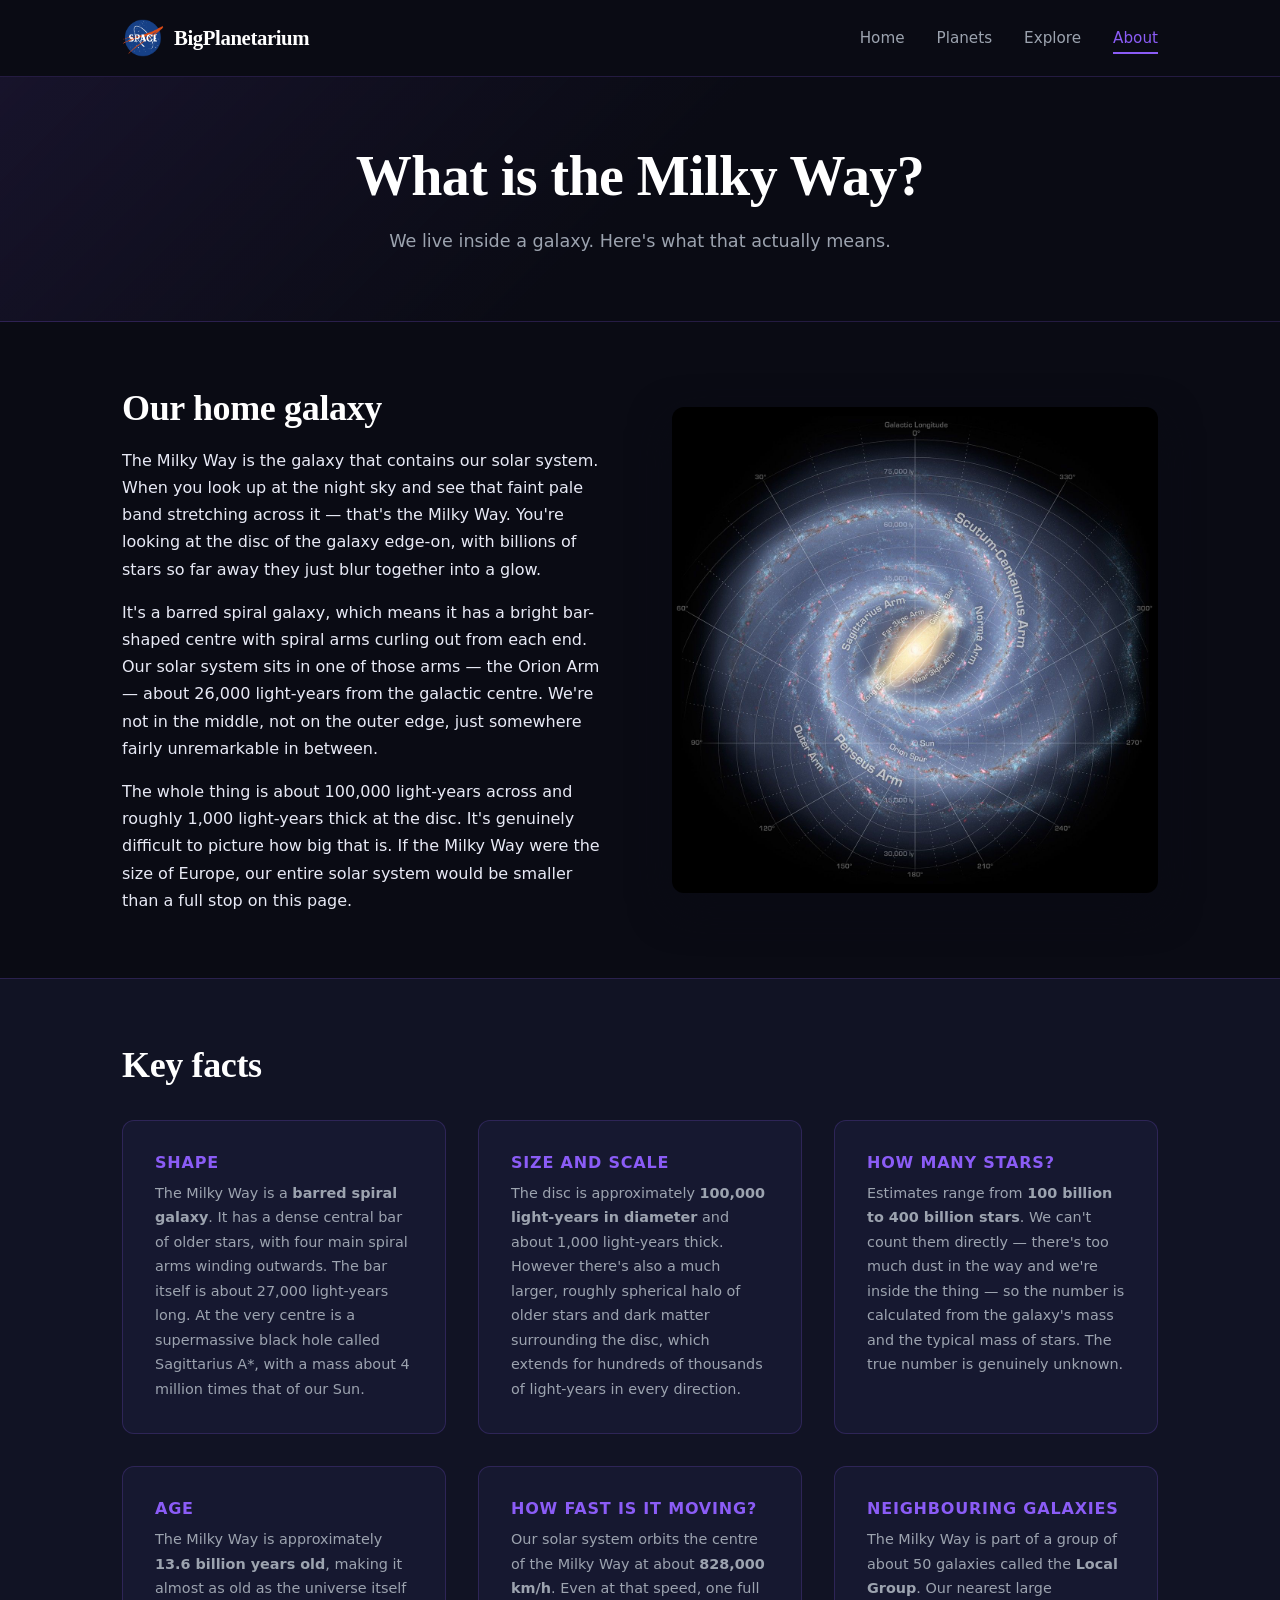
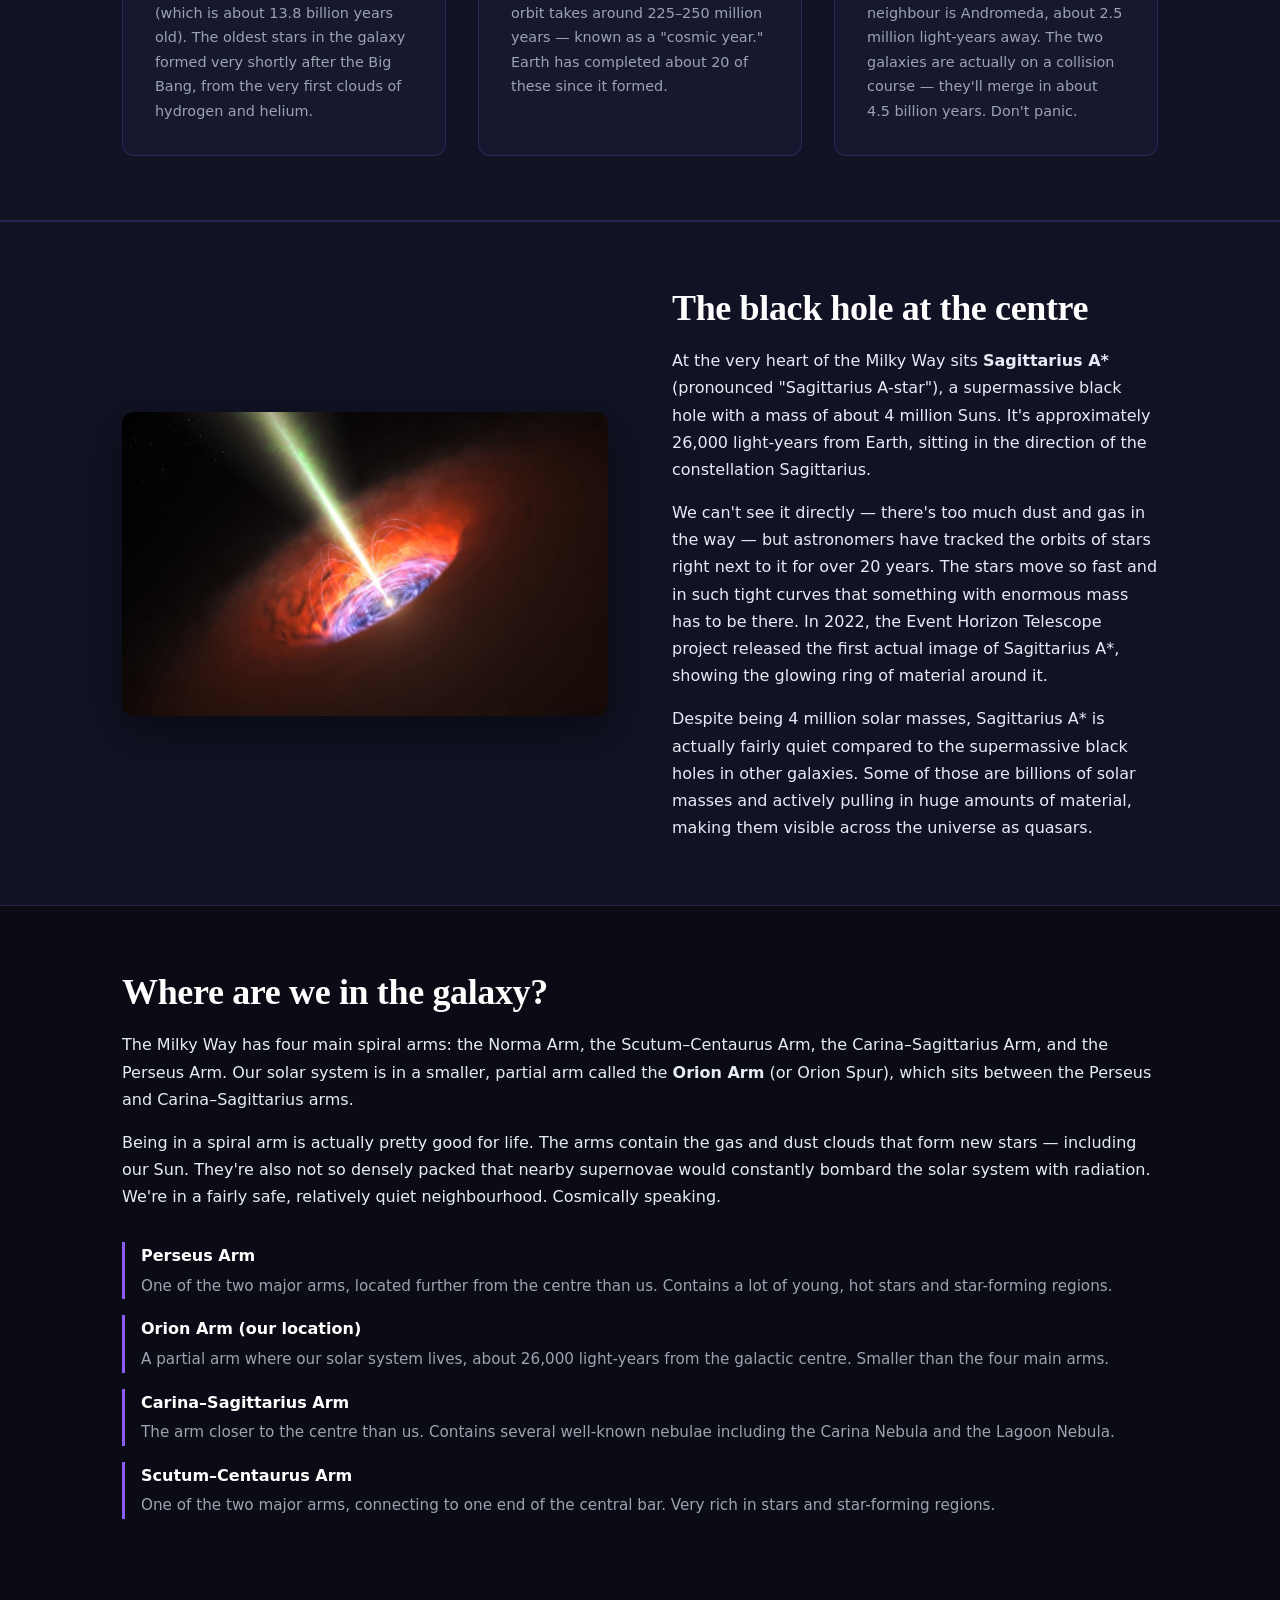
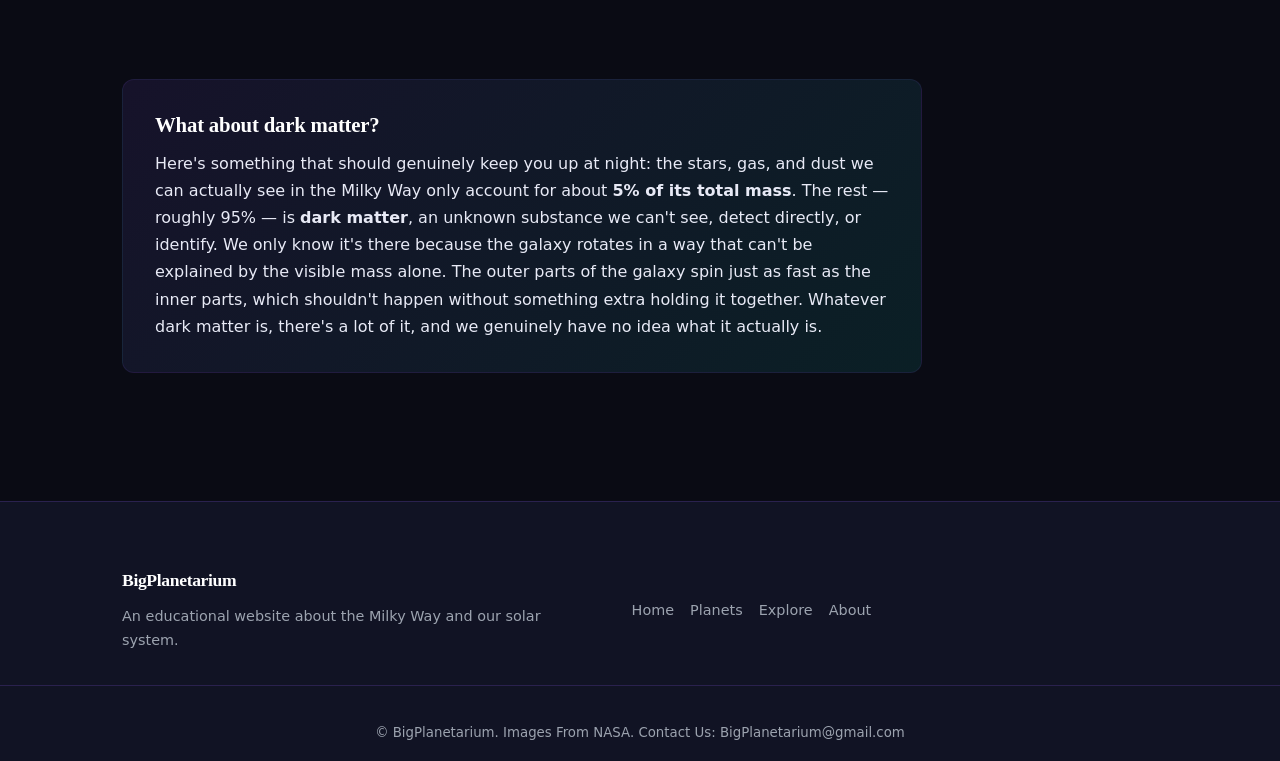
<file: about.html>
<!DOCTYPE html>
<html lang="en">
<head>
  <meta charset="UTF-8" />
  <meta name="viewport" content="width=device-width, initial-scale=1.0" />
  <title>What is the Milky Way? – BigPlanetarium</title>
  <link rel="stylesheet" href="style.css" />
</head>
<body>
  <!--Helps the user skip to the main content-->
  <a href="#main-content" class="skip-link">Skip to main content</a>

<!--The header where the logo, navigation bar and name of the client are-->
  <header class="site-header">
    <div class="header-inner">
      <a href="index.html" class="logo" aria-label="BigPlanetarium home">
        <img src="images/logo.png" alt="BigPlanetarium logo" class="logo-img" width="44" height="44" />
        <span class="logo-text">BigPlanetarium</span>
      </a>
      <button class="nav-toggle" id="navToggle" aria-expanded="false" aria-controls="primaryNav" aria-label="Open navigation menu">
        <span class="hamburger-bar"></span>
        <span class="hamburger-bar"></span>
        <span class="hamburger-bar"></span>
      </button>
      <!--The nav area with the page links-->
      <nav id="primaryNav" class="primary-nav" aria-label="Primary navigation">
        <ul role="list">
          <li><a href="index.html" class="nav-link">Home</a></li>
          <li><a href="planet.html" class="nav-link">Planets</a></li>
          <li><a href="visit.html" class="nav-link">Explore</a></li>
          <li><a href="about.html" class="nav-link active" aria-current="page">About</a></li>
        </ul>
      </nav>
    </div>
  </header>
<!--The main content where all the text and information on the about section is available-->
  <main id="main-content">

    <section class="page-hero" aria-labelledby="about-title">
      <div class="page-hero-content">
        <h1 id="about-title">What is the Milky Way?</h1>
        <p>We live inside a galaxy. Here's what that actually means.</p>
      </div>
    </section>

    <!-- what is the Milky way section-->
    <section class="milky-way-intro" aria-labelledby="mw-intro-heading">
      <div class="container">
        <div class="story-layout">
          <div class="story-text">
            <h2 id="mw-intro-heading">Our home galaxy</h2>
            <p>
              The Milky Way is the galaxy that contains our solar system. When you look
              up at the night sky and see that faint pale band stretching across it —
              that's the Milky Way. You're looking at the disc of the galaxy edge-on,
              with billions of stars so far away they just blur together into a glow.
            </p>
            <p>
              It's a barred spiral galaxy, which means it has a bright bar-shaped
              centre with spiral arms curling out from each end. Our solar system sits
              in one of those arms — the Orion Arm — about 26,000 light-years from
              the galactic centre. We're not in the middle, not on the outer edge,
              just somewhere fairly unremarkable in between.
            </p>
            <p>
              The whole thing is about 100,000 light-years across and roughly 1,000
              light-years thick at the disc. It's genuinely difficult to picture how
              big that is. If the Milky Way were the size of Europe, our entire solar
              system would be smaller than a full stop on this page.
            </p>
          </div>
          <img
            src="images/milkyway.jpg"
            alt="An artist's illustration of the Milky Way galaxy seen from above, showing its barred spiral structure with glowing blue and white spiral arms and a bright yellow centre"
            class="story-img"
            width="600"
            height="400"
            loading="lazy"
          />
        </div>
      </div>
    </section>

    <!-- The key facts about the milky way are below -->
    <section class="mw-facts-section" aria-labelledby="mw-facts-heading">
      <div class="container">
        <h2 id="mw-facts-heading">Key facts</h2>
        <div class="mw-facts-grid">

          <article class="mw-fact-block">
            <h3>Shape</h3>
            <p>
              The Milky Way is a <strong>barred spiral galaxy</strong>. It has a dense
              central bar of older stars, with four main spiral arms winding outwards.
              The bar itself is about 27,000 light-years long. At the very centre is
              a supermassive black hole called Sagittarius A*, with a mass about
              4 million times that of our Sun.
            </p>
          </article>

          <article class="mw-fact-block">
            <h3>Size and scale</h3>
            <p>
              The disc is approximately <strong>100,000 light-years in diameter</strong>
              and about 1,000 light-years thick. However there's also a much larger,
              roughly spherical halo of older stars and dark matter surrounding the
              disc, which extends for hundreds of thousands of light-years in every
              direction.
            </p>
          </article>

          <article class="mw-fact-block">
            <h3>How many stars?</h3>
            <p>
              Estimates range from <strong>100 billion to 400 billion stars</strong>.
              We can't count them directly — there's too much dust in the way and
              we're inside the thing — so the number is calculated from the galaxy's
              mass and the typical mass of stars. The true number is genuinely unknown.
            </p>
          </article>

          <article class="mw-fact-block">
            <h3>Age</h3>
            <p>
              The Milky Way is approximately <strong>13.6 billion years old</strong>,
              making it almost as old as the universe itself (which is about 13.8
              billion years old). The oldest stars in the galaxy formed very shortly
              after the Big Bang, from the very first clouds of hydrogen and helium.
            </p>
          </article>

          <article class="mw-fact-block">
            <h3>How fast is it moving?</h3>
            <p>
              Our solar system orbits the centre of the Milky Way at about
              <strong>828,000 km/h</strong>. Even at that speed, one full orbit
              takes around 225–250 million years — known as a "cosmic year." Earth
              has completed about 20 of these since it formed.
            </p>
          </article>

          <article class="mw-fact-block">
            <h3>Neighbouring galaxies</h3>
            <p>
              The Milky Way is part of a group of about 50 galaxies called the
              <strong>Local Group</strong>. Our nearest large neighbour is Andromeda,
              about 2.5 million light-years away. The two galaxies are actually on a
              collision course — they'll merge in about 4.5 billion years. Don't panic.
            </p>
          </article>

        </div>
      </div>
    </section>

   
    <section class="galactic-centre" aria-labelledby="gc-heading">
      <div class="container">
        <div class="story-layout">
          <img
            src="images/sgr-a.jpg"
            alt="The first image of Sagittarius A*, the supermassive black hole at the centre of the Milky Way, showing a glowing orange ring of gas around a dark central shadow"
            class="story-img"
            width="600"
            height="400"
            loading="lazy"
          />
          <div class="story-text">
            <h2 id="gc-heading">The black hole at the centre</h2>
            <p>
              At the very heart of the Milky Way sits <strong>Sagittarius A*</strong>
              (pronounced "Sagittarius A-star"), a supermassive black hole with a mass
              of about 4 million Suns. It's approximately 26,000 light-years from Earth,
              sitting in the direction of the constellation Sagittarius.
            </p>
            <p>
              We can't see it directly — there's too much dust and gas in the way —
              but astronomers have tracked the orbits of stars right next to it for
              over 20 years. The stars move so fast and in such tight curves that
              something with enormous mass has to be there. In 2022, the Event Horizon
              Telescope project released the first actual image of Sagittarius A*,
              showing the glowing ring of material around it.
            </p>
            <p>
              Despite being 4 million solar masses, Sagittarius A* is actually fairly
              quiet compared to the supermassive black holes in other galaxies.
              Some of those are billions of solar masses and actively pulling in
              huge amounts of material, making them visible across the universe as
              quasars.
            </p>
          </div>
        </div>
      </div>
    </section>

    <section class="spiral-arms" aria-labelledby="arms-heading">
      <div class="container">
        <h2 id="arms-heading">Where are we in the galaxy?</h2>
        <p>
          The Milky Way has four main spiral arms: the Norma Arm, the Scutum–Centaurus
          Arm, the Carina–Sagittarius Arm, and the Perseus Arm. Our solar system is
          in a smaller, partial arm called the <strong>Orion Arm</strong> (or Orion
          Spur), which sits between the Perseus and Carina–Sagittarius arms.
        </p>
        <p>
          Being in a spiral arm is actually pretty good for life. The arms contain
          the gas and dust clouds that form new stars — including our Sun. They're
          also not so densely packed that nearby supernovae would constantly
          bombard the solar system with radiation. We're in a fairly safe,
          relatively quiet neighbourhood. Cosmically speaking.
        </p>

        <dl class="arms-list">
          <div class="arm-item">
            <dt>Perseus Arm</dt>
            <dd>One of the two major arms, located further from the centre than us. Contains a lot of young, hot stars and star-forming regions.</dd>
          </div>
          <div class="arm-item">
            <dt>Orion Arm (our location)</dt>
            <dd>A partial arm where our solar system lives, about 26,000 light-years from the galactic centre. Smaller than the four main arms.</dd>
          </div>
          <div class="arm-item">
            <dt>Carina–Sagittarius Arm</dt>
            <dd>The arm closer to the centre than us. Contains several well-known nebulae including the Carina Nebula and the Lagoon Nebula.</dd>
          </div>
          <div class="arm-item">
            <dt>Scutum–Centaurus Arm</dt>
            <dd>One of the two major arms, connecting to one end of the central bar. Very rich in stars and star-forming regions.</dd>
          </div>
        </dl>
      </div>
    </section>

   
    <section class="dark-matter-section" aria-labelledby="dm-heading">
      <div class="container">
        <div class="fun-fact" style="max-width: 800px;">
          <h2 id="dm-heading" style="font-size: 1.3rem; margin-bottom: 0.75rem;">What about dark matter?</h2>
          <p>
            Here's something that should genuinely keep you up at night: the stars,
            gas, and dust we can actually see in the Milky Way only account for about
            <strong>5% of its total mass</strong>. The rest — roughly 95% — is
            <strong>dark matter</strong>, an unknown substance we can't see, detect
            directly, or identify. We only know it's there because the galaxy rotates
            in a way that can't be explained by the visible mass alone. The outer
            parts of the galaxy spin just as fast as the inner parts, which shouldn't
            happen without something extra holding it together. Whatever dark matter
            is, there's a lot of it, and we genuinely have no idea what it actually is.
          </p>
        </div>
      </div>
    </section>

  </main>

  <footer class="site-footer" role="contentinfo">
    <div class="container footer-inner">
      <div class="footer-brand">
        <span class="logo-text">BigPlanetarium</span>
        <p>An educational website about the Milky Way and our solar system.</p>
      </div>
      <!--Nav bar at the footer section that redirects you to another page-->
      <nav class="footer-nav" aria-label="Footer navigation">
        <ul role="list">
          <li><a href="index.html">Home</a></li>
          <li><a href="planet.html">Planets</a></li>
          <li><a href="visit.html">Explore</a></li>
          <li><a href="about.html">About</a></li>
        </ul>
      </nav>
    </div>
    <p class="footer-copy"><small>&copy; BigPlanetarium. Images From NASA. Contact Us: BigPlanetarium@gmail.com</a></small></p>
  </footer>
 <!--This is the button that takes you back up the page once you have reached the bottom-->
  <button class="scroll-top-btn" id="scrollTopBtn" aria-label="Scroll back to top of page" title="Back to top">↑</button>
 <!--Link for the javascript-->
  <script src="script.js"></script>
</body>
</html>
</file>
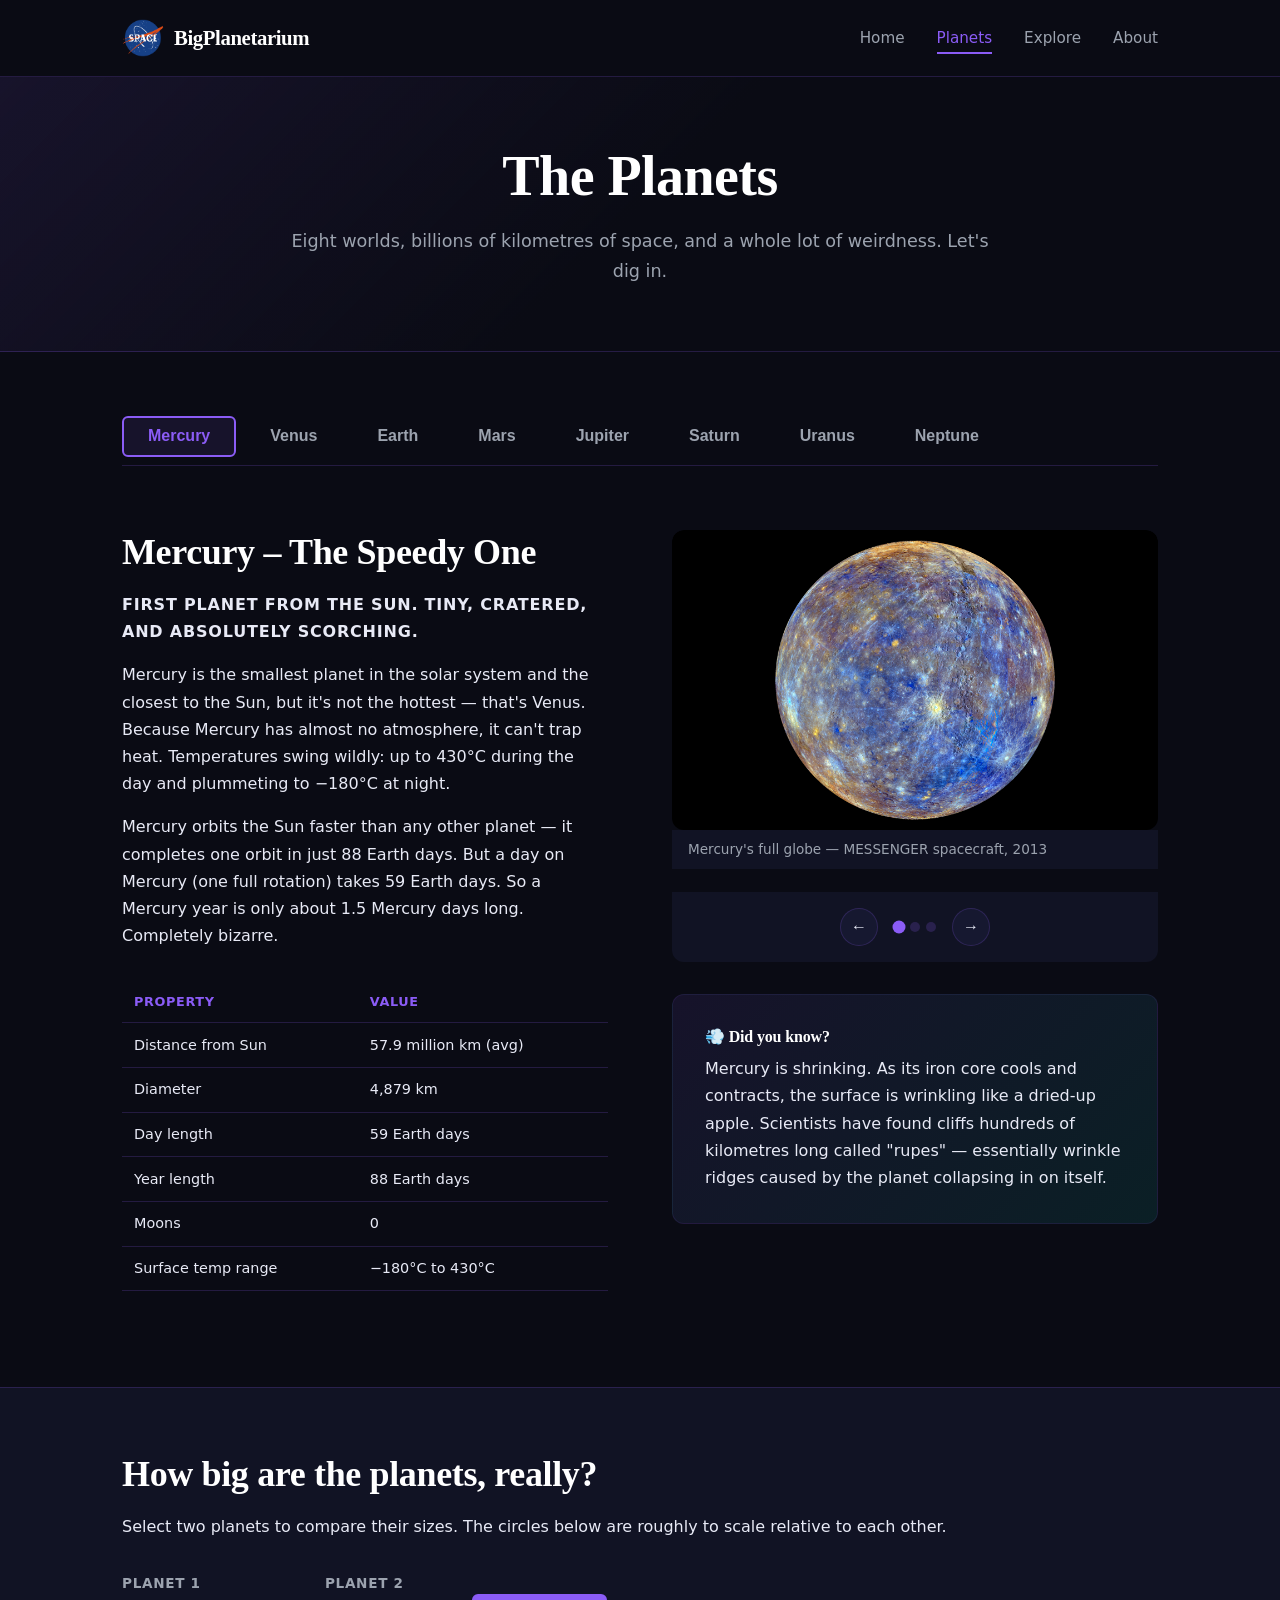
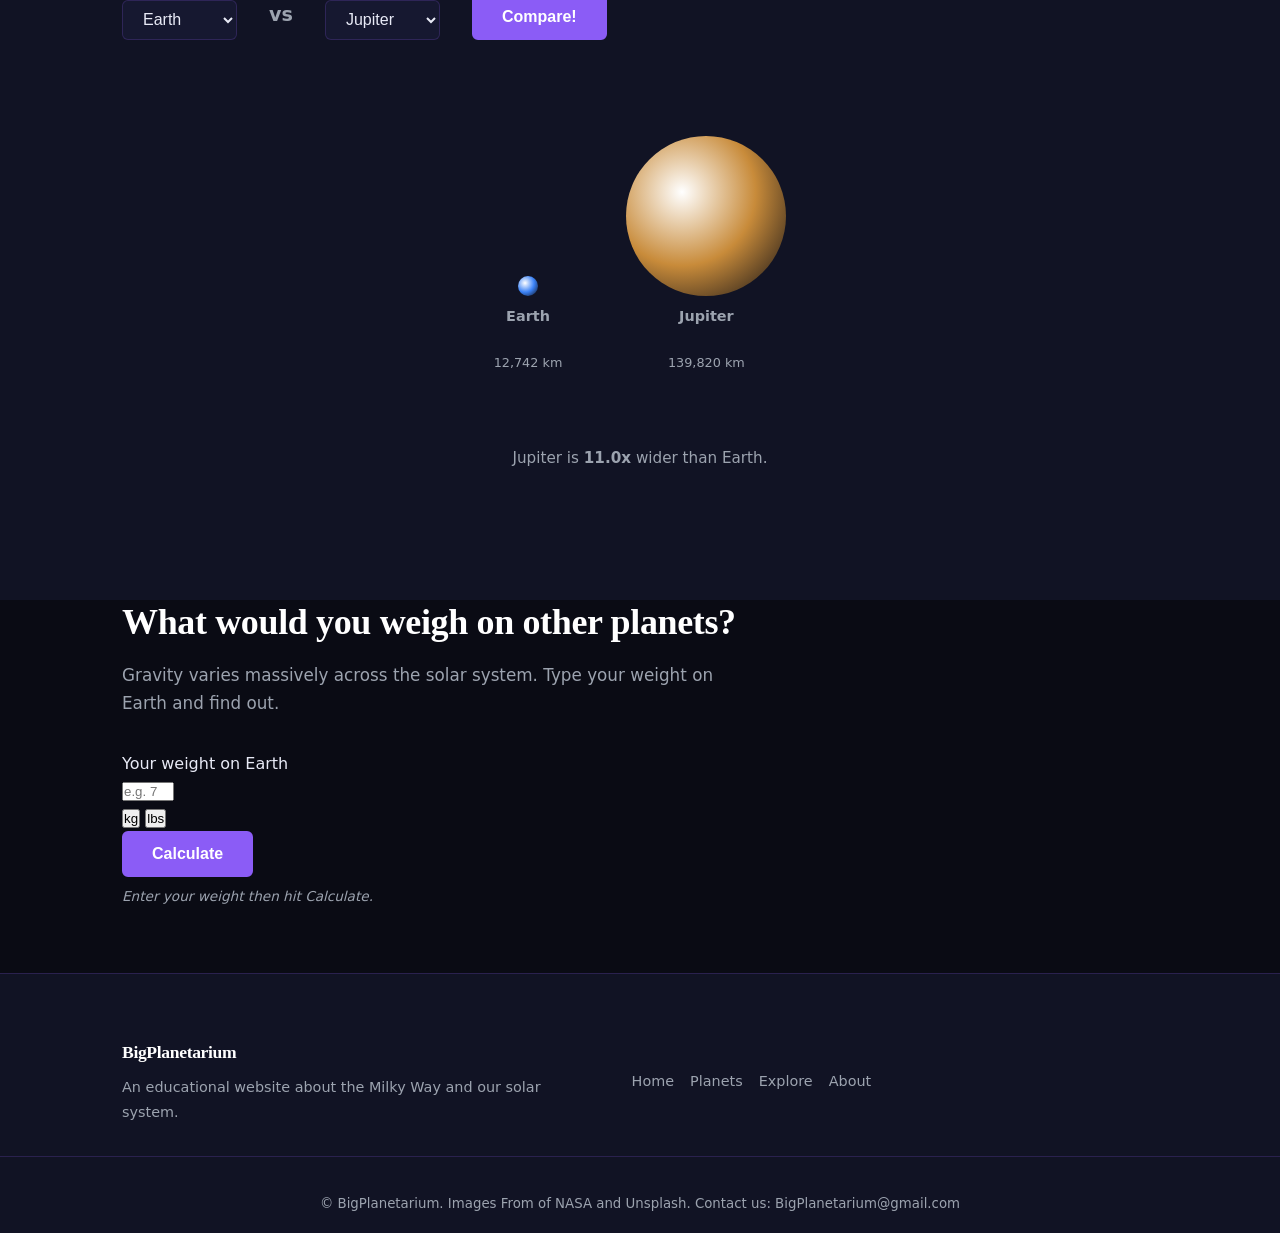
<file: planet.html>
<!DOCTYPE html>
<html lang="en">
<head>
  <meta charset="UTF-8" />
  <meta name="viewport" content="width=device-width, initial-scale=1.0" />
  <title>Planets – BigPlanetarium</title>
  <!--The link to external stylesheet-->
  <link rel="stylesheet" href="style.css" />
</head>
<body>

  <a href="#main-content" class="skip-link">Skip to main content</a>

  <header class="site-header">
    <div class="header-inner">
      <a href="index.html" class="logo" aria-label="BigPlanetarium home">
        <img src="images/logo.png" alt="BigPlanetarium logo" class="logo-img" width="44" height="44" />
        <span class="logo-text">BigPlanetarium</span>
      </a>
      <button class="nav-toggle" id="navToggle" aria-expanded="false" aria-controls="primaryNav" aria-label="Open navigation menu">
        <span class="hamburger-bar"></span>
        <span class="hamburger-bar"></span>
        <span class="hamburger-bar"></span>
      </button>
      <nav id="primaryNav" class="primary-nav" aria-label="Primary navigation">
        <ul role="list">
          <li><a href="index.html" class="nav-link">Home</a></li>
          <li><a href="planet.html" class="nav-link active" aria-current="page">Planets</a></li>
          <li><a href="visit.html" class="nav-link">Explore</a></li>
          <li><a href="about.html" class="nav-link">About</a></li>
        </ul>
      </nav>
    </div>
  </header>

  <main id="main-content">

    <section class="page-hero" aria-labelledby="page-title">
      <div class="page-hero-content">
        <h1 id="page-title">The Planets</h1>
        <p>Eight worlds, billions of kilometres of space, and a whole lot of weirdness. Let's dig in.</p>
      </div>
    </section>

    <section class="planet-feature" aria-labelledby="planet-section-heading">
      <div class="container">
        <h2 id="planet-section-heading" class="visually-hidden">Explore each planet</h2>

        <!-- Planet navigation tabs with all 8 planets -->
        <div class="planet-tabs" role="tablist" aria-label="Select a planet to explore">
          <button class="tab-btn active" role="tab" aria-selected="true"  aria-controls="mercury-panel" id="tab-mercury" tabindex="0">Mercury</button>
          <button class="tab-btn"        role="tab" aria-selected="false" aria-controls="venus-panel"   id="tab-venus"   tabindex="-1">Venus</button>
          <button class="tab-btn"        role="tab" aria-selected="false" aria-controls="earth-panel"   id="tab-earth"   tabindex="-1">Earth</button>
          <button class="tab-btn"        role="tab" aria-selected="false" aria-controls="mars-panel"    id="tab-mars"    tabindex="-1">Mars</button>
          <button class="tab-btn"        role="tab" aria-selected="false" aria-controls="jupiter-panel" id="tab-jupiter" tabindex="-1">Jupiter</button>
          <button class="tab-btn"        role="tab" aria-selected="false" aria-controls="saturn-panel"  id="tab-saturn"  tabindex="-1">Saturn</button>
          <button class="tab-btn"        role="tab" aria-selected="false" aria-controls="uranus-panel"  id="tab-uranus"  tabindex="-1">Uranus</button>
          <button class="tab-btn"        role="tab" aria-selected="false" aria-controls="neptune-panel" id="tab-neptune" tabindex="-1">Neptune</button>
        </div>

        <!-- MERCURY Section-->
        <div id="mercury-panel" class="planet-panel" role="tabpanel" aria-labelledby="tab-mercury">
          <div class="planet-layout">
            <div class="planet-info">
              <h2>Mercury – The Speedy One</h2>
              <p class="planet-tagline">First planet from the Sun. Tiny, cratered, and absolutely scorching.</p>
              <p>
                Mercury is the smallest planet in the solar system and the closest to the Sun,
                but it's not the hottest — that's Venus. Because Mercury has almost no
                atmosphere, it can't trap heat. Temperatures swing wildly: up to 430°C during
                the day and plummeting to −180°C at night.
              </p>
              <p>
                Mercury orbits the Sun faster than any other planet — it completes one orbit in
                just 88 Earth days. But a day on Mercury (one full rotation) takes 59 Earth days.
                So a Mercury year is only about 1.5 Mercury days long. Completely bizarre.
              </p>
              <table class="planet-table" aria-label="Key facts about Mercury">
                <caption class="visually-hidden">Key statistics for Mercury</caption>
                <thead><tr><th scope="col">Property</th><th scope="col">Value</th></tr></thead>
                <tbody>
                  <tr><td>Distance from Sun</td><td>57.9 million km (avg)</td></tr>
                  <tr><td>Diameter</td><td>4,879 km</td></tr>
                  <tr><td>Day length</td><td>59 Earth days</td></tr>
                  <tr><td>Year length</td><td>88 Earth days</td></tr>
                  <tr><td>Moons</td><td>0</td></tr>
                  <tr><td>Surface temp range</td><td>−180°C to 430°C</td></tr>
                </tbody>
              </table>
            </div>
            <div class="planet-media">
              <div class="carousel" id="mercuryCarousel" aria-label="Mercury image carousel" aria-roledescription="carousel">
                <div class="carousel-track" aria-live="polite">
                  <figure class="carousel-slide" aria-hidden="false">
                    <img src="images/mercury-1.jpg" alt="Mercury globe photographed by NASA MESSENGER spacecraft, a grey heavily cratered sphere against black space" width="600" height="450" loading="lazy" />
                    <figcaption>Mercury's full globe — MESSENGER spacecraft, 2013</figcaption>
                  </figure>
                  <figure class="carousel-slide" aria-hidden="true">
                    <img src="images/mercury-2.jpg" alt="The Caloris Basin on Mercury, a huge ancient impact crater over 1500km wide with a bright orange-yellow tinted interior" width="600" height="450" loading="lazy" />
                    <figcaption>Caloris Basin — one of the largest impact craters in the solar system at 1,550km wide</figcaption>
                  </figure>
                  <figure class="carousel-slide" aria-hidden="true">
                    <img src="images/mercury-3.jpg" alt="Close-up of Mercury surface showing rupes cliffs and cratered terrain in grey tones" width="600" height="450" loading="lazy" />
                    <figcaption>Mercury's rupes cliffs — huge scarps formed as the planet slowly shrinks</figcaption>
                  </figure>
                </div>
                <div class="carousel-controls">
                  <button class="carousel-btn" aria-label="Previous image">&#8592;</button>
                  <div class="carousel-dots" role="group" aria-label="Slide indicators">
                    <button class="dot active" aria-label="Go to slide 1" data-index="0"></button>
                    <button class="dot " aria-label="Go to slide 2" data-index="1"></button>
                    <button class="dot " aria-label="Go to slide 3" data-index="2"></button>
                  </div>
                  <button class="carousel-btn" aria-label="Next image">&#8594;</button>
                </div>
              </div>
              <aside class="fun-fact">
                <h3>💨 Did you know?</h3>
                <p>Mercury is shrinking. As its iron core cools and contracts, the surface is wrinkling like a dried-up apple. Scientists have found cliffs hundreds of kilometres long called "rupes" — essentially wrinkle ridges caused by the planet collapsing in on itself.</p>
              </aside>
            </div>
          </div>
        </div>

        <!--VENUS Section -->
        <div id="venus-panel" class="planet-panel hidden" role="tabpanel" aria-labelledby="tab-venus">
          <div class="planet-layout">
            <div class="planet-info">
              <h2>Venus – Earth's Evil Twin</h2>
              <p class="planet-tagline">Second planet from the Sun. Similar in size to Earth, but absolutely hellish.</p>
              <p>
                Venus is almost exactly the same size as Earth, which is why people used
                to think it might be similar underneath those thick clouds. It is not.
                The surface is 465°C — hot enough to melt lead — with crushing atmospheric
                pressure 90 times that of Earth's. Early Soviet landers survived for about
                an hour before being destroyed.
              </p>
              <p>
                Venus also rotates backwards compared to most planets, and so slowly that
                a Venusian day is longer than its year. If you could stand on the surface
                (you couldn't), you'd see the Sun rise in the west and set in the east.
              </p>
              <table class="planet-table" aria-label="Key facts about Venus">
                <caption class="visually-hidden">Key statistics for Venus</caption>
                <thead><tr><th scope="col">Property</th><th scope="col">Value</th></tr></thead>
                <tbody>
                  <tr><td>Distance from Sun</td><td>108.2 million km (avg)</td></tr>
                  <tr><td>Diameter</td><td>12,104 km</td></tr>
                  <tr><td>Day length</td><td>243 Earth days</td></tr>
                  <tr><td>Year length</td><td>225 Earth days</td></tr>
                  <tr><td>Moons</td><td>0</td></tr>
                  <tr><td>Surface temp</td><td>465°C (constant)</td></tr>
                  <tr><td>Atmosphere</td><td>96% carbon dioxide</td></tr>
                </tbody>
              </table>
            </div>
            <div class="planet-media">
              <div class="carousel" id="venusCarousel" aria-label="Venus image carousel" aria-roledescription="carousel">
                <div class="carousel-track" aria-live="polite">
                  <figure class="carousel-slide" aria-hidden="false">
                    <img src="images/venus-1.jpg" alt="Venus photographed from space showing a bright yellowish-white sphere completely covered in thick swirling clouds" width="600" height="450" loading="lazy" />
                    <figcaption>Venus in visible light — the thick clouds hide the surface completely</figcaption>
                  </figure>
                  <figure class="carousel-slide" aria-hidden="true">
                    <img src="images/venus-2.jpg" alt="Radar map of Venus surface showing mountainous terrain and volcanic plains in false colour orange and brown" width="600" height="450" loading="lazy" />
                    <figcaption>Venus surface mapped by NASA's Magellan spacecraft using radar — we can't see through the clouds any other way</figcaption>
                  </figure>
                  <figure class="carousel-slide" aria-hidden="true">
                    <img src="images/venus-3.jpg" alt="Venus photographed in ultraviolet showing dark swirling cloud patterns across the planet" width="600" height="450" loading="lazy" />
                    <figcaption>Venus in ultraviolet — cloud patterns invisible to the naked eye become clear</figcaption>
                  </figure>
                </div>
                <div class="carousel-controls">
                  <button class="carousel-btn" aria-label="Previous image">&#8592;</button>
                  <div class="carousel-dots" role="group" aria-label="Slide indicators">
                    <button class="dot active" aria-label="Go to slide 1" data-index="0"></button>
                    <button class="dot " aria-label="Go to slide 2" data-index="1"></button>
                    <button class="dot " aria-label="Go to slide 3" data-index="2"></button>
                  </div>
                  <button class="carousel-btn" aria-label="Next image">&#8594;</button>
                </div>
              </div>
              <aside class="fun-fact">
                <h3>🌡️ Did you know?</h3>
                <p>Venus is hotter than Mercury, even though it's further from the Sun. This is because of its extreme greenhouse effect — CO₂ traps so much heat that the temperature barely changes between day and night, or between the equator and the poles. It's basically a planet-wide oven.</p>
              </aside>
            </div>
          </div>
        </div>

        <!-- EARTH Section -->
        <div id="earth-panel" class="planet-panel hidden" role="tabpanel" aria-labelledby="tab-earth">
          <div class="planet-layout">
            <div class="planet-info">
              <h2>Earth – Our Home</h2>
              <p class="planet-tagline">Third planet from the Sun. The only one we know for certain has life.</p>
              <p>
                Earth is the largest of the four rocky planets and the only body in the
                universe confirmed to support life — though given the size of the universe,
                it would be pretty surprising if we were alone. What makes Earth special is
                the combination of liquid water, a protective magnetic field, a stable
                atmosphere, and just the right distance from the Sun.
              </p>
              <p>
                Earth's Moon is unusually large relative to its host planet — it's thought
                to have formed when a Mars-sized body collided with early Earth about
                4.5 billion years ago. The Moon stabilises Earth's axial tilt, which is
                a big part of why we have stable seasons and a consistent climate.
              </p>
              <table class="planet-table" aria-label="Key facts about Earth">
                <caption class="visually-hidden">Key statistics for Earth</caption>
                <thead><tr><th scope="col">Property</th><th scope="col">Value</th></tr></thead>
                <tbody>
                  <tr><td>Distance from Sun</td><td>149.6 million km (avg)</td></tr>
                  <tr><td>Diameter</td><td>12,742 km</td></tr>
                  <tr><td>Day length</td><td>24 hours</td></tr>
                  <tr><td>Year length</td><td>365.25 days</td></tr>
                  <tr><td>Moons</td><td>1 (the Moon)</td></tr>
                  <tr><td>Surface temp range</td><td>−88°C to 58°C</td></tr>
                  <tr><td>Atmosphere</td><td>78% nitrogen, 21% oxygen</td></tr>
                </tbody>
              </table>
            </div>
            <div class="planet-media">
              <div class="carousel" id="earthCarousel" aria-label="Earth image carousel" aria-roledescription="carousel">
                <div class="carousel-track" aria-live="polite">
                  <figure class="carousel-slide" aria-hidden="false">
                    <img src="images/earth-1.jpg" alt="Earth from space showing blue oceans, white swirling clouds, and patches of green and brown landmass against black space" width="600" height="450" loading="lazy" />
                    <figcaption>The Blue Marble — taken by Apollo 17 astronauts in 1972, one of the most reproduced photographs ever</figcaption>
                  </figure>
                  <figure class="carousel-slide" aria-hidden="true">
                    <img src="images/earth-2.jpg" alt="Earth photographed from the International Space Station showing a curved horizon with city lights and the thin blue line of the atmosphere" width="600" height="450" loading="lazy" />
                    <figcaption>Earth from the ISS — that thin blue line is our entire atmosphere</figcaption>
                  </figure>
                  <figure class="carousel-slide" aria-hidden="true">
                    <img src="images/earth-3.jpg" alt="Green and purple aurora australis photographed from space above Earth showing glowing curtains of light over the southern hemisphere" width="600" height="450" loading="lazy" />
                    <figcaption>Aurora australis photographed from the ISS — caused by charged particles from the Sun hitting our atmosphere</figcaption>
                  </figure>
                </div>
                <div class="carousel-controls">
                  <button class="carousel-btn" aria-label="Previous image">&#8592;</button>
                  <div class="carousel-dots" role="group" aria-label="Slide indicators">
                    <button class="dot active" aria-label="Go to slide 1" data-index="0"></button>
                    <button class="dot " aria-label="Go to slide 2" data-index="1"></button>
                    <button class="dot " aria-label="Go to slide 3" data-index="2"></button>
                  </div>
                  <button class="carousel-btn" aria-label="Next image">&#8594;</button>
                </div>
              </div>
              <aside class="fun-fact">
                <h3>🌍 Did you know?</h3>
                <p>Earth is not a perfect sphere — it bulges at the equator because of its rotation. This means that if you measured from the centre of the Earth, the surface of Mount Chimborazo in Ecuador is actually further from the Earth's core than the summit of Mount Everest, even though Everest is taller above sea level.</p>
              </aside>
            </div>
          </div>
        </div>

        <!-- MARS Section -->
        <div id="mars-panel" class="planet-panel hidden" role="tabpanel" aria-labelledby="tab-mars">
          <div class="planet-layout">
            <div class="planet-info">
              <h2>Mars – The Red Planet</h2>
              <p class="planet-tagline">Fourth planet from the Sun. Reddish, rocky, and genuinely fascinating.</p>
              <p>
                Mars has been capturing our imagination for centuries, and honestly for
                good reason. It's the most Earth-like planet in our solar system — it has
                seasons, polar ice caps, canyons, and even extinct volcanoes. It's cold
                though. Very cold. Surface temperatures average around −60°C, dropping
                to −125°C at the poles in winter. So… bring a coat.
              </p>
              <p>
                One of the most exciting things about Mars right now is that we have
                <em>actual robots on the surface</em>. NASA's Perseverance rover has been
                roaming around since February 2021, drilling into rocks and looking for
                signs of ancient microbial life. And the Ingenuity helicopter became the
                first powered aircraft to fly on another planet. Just wild.
              </p>
              <table class="planet-table" aria-label="Key facts about Mars">
                <caption class="visually-hidden">Key statistics for Mars</caption>
                <thead><tr><th scope="col">Property</th><th scope="col">Value</th></tr></thead>
                <tbody>
                  <tr><td>Distance from Sun</td><td>227.9 million km (avg)</td></tr>
                  <tr><td>Diameter</td><td>6,779 km</td></tr>
                  <tr><td>Day length</td><td>24 hours 37 minutes</td></tr>
                  <tr><td>Year length</td><td>687 Earth days</td></tr>
                  <tr><td>Moons</td><td>2 (Phobos &amp; Deimos)</td></tr>
                  <tr><td>Average surface temp</td><td>−60°C</td></tr>
                  <tr><td>Atmosphere</td><td>95% carbon dioxide</td></tr>
                </tbody>
              </table>
            </div>
            <div class="planet-media">
              <div class="carousel" id="marsCarousel" aria-label="Mars image carousel" aria-roledescription="carousel">
                <div class="carousel-track" aria-live="polite">
                  <figure class="carousel-slide" aria-hidden="false">
                    <img src="images/mars-orbit.jpg" alt="Mars from space showing its distinctive red-orange surface with a visible polar ice cap and atmospheric haze" width="600" height="450" loading="lazy" />
                    <figcaption>Mars viewed from orbit — you can see the thin atmosphere and polar ice cap</figcaption>
                  </figure>
                  <figure class="carousel-slide" aria-hidden="true">
                    <img src="images/mars-surface.jpg" alt="Close-up surface view of Mars showing rocky reddish-brown terrain and geological formations" width="600" height="450" loading="lazy" />
                    <figcaption>Rocky terrain on the Martian surface, photographed by NASA's Mars Reconnaissance Orbiter</figcaption>
                  </figure>
                  <figure class="carousel-slide" aria-hidden="true">
                    <img src="images/olympus-mons.jpg" alt="Olympus Mons, the largest volcano in the solar system, seen from orbit as a vast circular shield" width="600" height="450" loading="lazy" />
                    <figcaption>Olympus Mons — the tallest volcano in the solar system at 22km high</figcaption>
                  </figure>
                </div>
                <div class="carousel-controls">
                  <button class="carousel-btn" id="prevBtn" aria-label="Previous image">&#8592;</button>
                  <div class="carousel-dots" role="group" aria-label="Slide indicators">
                    <button class="dot active" aria-label="Go to slide 1" data-index="0"></button>
                    <button class="dot" aria-label="Go to slide 2" data-index="1"></button>
                    <button class="dot" aria-label="Go to slide 3" data-index="2"></button>
                  </div>
                  <button class="carousel-btn" id="nextBtn" aria-label="Next image">&#8594;</button>
                </div>
              </div>
              <aside class="fun-fact" aria-label="Fun fact about Mars">
                <h3>🤯 Did you know?</h3>
                <p>Olympus Mons on Mars is the tallest volcano in the entire solar system — about 22km high, nearly 3x the height of Mount Everest. It's so wide (600km across) that if you stood on the edge you wouldn't be able to see the other side because of the planet's curvature.</p>
              </aside>
            </div>
          </div>
        </div>

        <!-- JUPITER Section -->
        <div id="jupiter-panel" class="planet-panel hidden" role="tabpanel" aria-labelledby="tab-jupiter">
          <div class="planet-layout">
            <div class="planet-info">
              <h2>Jupiter – King of the Planets</h2>
              <p class="planet-tagline">Fifth planet from the Sun. The biggest planet in our solar system by a very long way.</p>
              <p>
                Jupiter is enormous. You could fit 1,300 Earths inside it. It's a gas giant
                with a very turbulent atmosphere — those colourful bands are actually massive
                storm systems and wind patterns. Winds on Jupiter can reach 540 km/h.
              </p>
              <p>
                The Great Red Spot is a storm bigger than Earth that has been raging for
                at least 350 years. Nobody knows exactly when it started — it was already
                there when we first got good enough telescopes to see it in the 1600s.
              </p>
              <table class="planet-table" aria-label="Key facts about Jupiter">
                <caption class="visually-hidden">Key statistics for Jupiter</caption>
                <thead><tr><th scope="col">Property</th><th scope="col">Value</th></tr></thead>
                <tbody>
                  <tr><td>Distance from Sun</td><td>778.5 million km (avg)</td></tr>
                  <tr><td>Diameter</td><td>139,820 km</td></tr>
                  <tr><td>Day length</td><td>9.9 hours</td></tr>
                  <tr><td>Year length</td><td>11.9 Earth years</td></tr>
                  <tr><td>Moons</td><td>95 (inc. Europa, Io)</td></tr>
                  <tr><td>Great Red Spot age</td><td>350+ years</td></tr>
                </tbody>
              </table>
            </div>
            <div class="planet-media">
              <div class="carousel" id="jupiterCarousel" aria-label="Jupiter image carousel" aria-roledescription="carousel">
                <div class="carousel-track" aria-live="polite">
                  <figure class="carousel-slide" aria-hidden="false">
                    <img src="images/jupiter-1.jpg" alt="Jupiter full disc photographed by NASA Juno spacecraft showing swirling orange brown and cream cloud bands and the Great Red Spot" width="600" height="450" loading="lazy" />
                    <figcaption>Jupiter's full disc — photographed by the Juno spacecraft in orbit around the planet</figcaption>
                  </figure>
                  <figure class="carousel-slide" aria-hidden="true">
                    <img src="images/jupiter-2.jpg" alt="Close-up of Jupiter Great Red Spot showing swirling orange and red storm clouds in extreme detail" width="600" height="450" loading="lazy" />
                    <figcaption>The Great Red Spot up close — a storm wider than Earth that has lasted over 350 years</figcaption>
                  </figure>
                  <figure class="carousel-slide" aria-hidden="true">
                    <img src="images/jupiter-3.jpg" alt="Europa moon of Jupiter photographed from space showing a white icy surface criss-crossed with brown cracks and ridges" width="600" height="450" loading="lazy" />
                    <figcaption>Europa — Jupiter's moon with a liquid water ocean beneath its icy surface, one of the best candidates for life</figcaption>
                  </figure>
                </div>
                <div class="carousel-controls">
                  <button class="carousel-btn" aria-label="Previous image">&#8592;</button>
                  <div class="carousel-dots" role="group" aria-label="Slide indicators">
                    <button class="dot active" aria-label="Go to slide 1" data-index="0"></button>
                    <button class="dot " aria-label="Go to slide 2" data-index="1"></button>
                    <button class="dot " aria-label="Go to slide 3" data-index="2"></button>
                  </div>
                  <button class="carousel-btn" aria-label="Next image">&#8594;</button>
                </div>
              </div>
              <aside class="fun-fact">
                <h3>⚡ Did you know?</h3>
                <p>Jupiter acts as a kind of "cosmic vacuum cleaner" — its massive gravity attracts and absorbs asteroids and comets that would otherwise head towards the inner solar system. It's been protecting Earth for billions of years without any of us even knowing.</p>
              </aside>
            </div>
          </div>
        </div>

        <!-- SATURN Section -->
        <div id="saturn-panel" class="planet-panel hidden" role="tabpanel" aria-labelledby="tab-saturn">
          <div class="planet-layout">
            <div class="planet-info">
              <h2>Saturn – Lord of the Rings</h2>
              <p class="planet-tagline">Sixth planet from the Sun. Famous for its rings, and even more impressive up close.</p>
              <p>
                Saturn is a gas giant with no solid surface — just layers of gas getting
                denser as you go deeper. Its iconic ring system is made up of billions of
                pieces of ice and rock, ranging from tiny grains to chunks the size of a house.
              </p>
              <p>
                One genuinely weird fact: Saturn is less dense than water. If you could find
                a bathtub big enough, Saturn would float in it. It's made mostly of hydrogen
                and helium, just like the Sun.
              </p>
              <table class="planet-table" aria-label="Key facts about Saturn">
                <caption class="visually-hidden">Key statistics for Saturn</caption>
                <thead><tr><th scope="col">Property</th><th scope="col">Value</th></tr></thead>
                <tbody>
                  <tr><td>Distance from Sun</td><td>1.43 billion km (avg)</td></tr>
                  <tr><td>Diameter</td><td>116,460 km</td></tr>
                  <tr><td>Day length</td><td>10.7 hours</td></tr>
                  <tr><td>Year length</td><td>29.4 Earth years</td></tr>
                  <tr><td>Moons</td><td>146 (inc. Titan, Enceladus)</td></tr>
                  <tr><td>Ring span</td><td>Up to 282,000 km</td></tr>
                </tbody>
              </table>
            </div>
            <div class="planet-media">
              <div class="carousel" id="saturnCarousel" aria-label="Saturn image carousel" aria-roledescription="carousel">
                <div class="carousel-track" aria-live="polite">
                  <figure class="carousel-slide" aria-hidden="false">
                    <img src="images/saturn-1.jpg" alt="Saturn and its ring system photographed by Cassini spacecraft against a black background showing golden banded clouds" width="600" height="450" loading="lazy" />
                    <figcaption>Saturn and its rings — photographed by the Cassini spacecraft before it crashed into the planet in 2017</figcaption>
                  </figure>
                  <figure class="carousel-slide" aria-hidden="true">
                    <img src="images/saturn-2.jpg" alt="Saturn's moon Titan photographed from Cassini showing a hazy orange sphere with a thick nitrogen atmosphere" width="600" height="450" loading="lazy" />
                    <figcaption>Close Up of the Rimgs — Saturns rings are fully made of giant rock debrie that stay on its orbit</figcaption>
                  </figure>
                  <figure class="carousel-slide" aria-hidden="true">
                    <img src="images/saturn-3.jpg" alt="Saturn's moon Enceladus photographed from Cassini showing white icy surface with blue geysers shooting from the south pole" width="600" height="450" loading="lazy" />
                    <figcaption>Titan — Saturn's largest moon, with a thick atmosphere and lakes of liquid methane on the surface</figcaption>
                  </figure>
                </div>
                <div class="carousel-controls">
                  <button class="carousel-btn" aria-label="Previous image">&#8592;</button>
                  <div class="carousel-dots" role="group" aria-label="Slide indicators">
                    <button class="dot active" aria-label="Go to slide 1" data-index="0"></button>
                    <button class="dot " aria-label="Go to slide 2" data-index="1"></button>
                    <button class="dot " aria-label="Go to slide 3" data-index="2"></button>
                  </div>
                  <button class="carousel-btn" aria-label="Next image">&#8594;</button>
                </div>
              </div>
              <aside class="fun-fact">
                <h3>🪐 Did you know?</h3>
                <p>Saturn's moon Enceladus shoots geysers of water ice into space from its south pole. Scientists think there's a liquid water ocean beneath the icy surface — making it one of the best candidates for extraterrestrial life in our solar system.</p>
              </aside>
            </div>
          </div>
        </div>

        <!--  URANUS Section -->
        <div id="uranus-panel" class="planet-panel hidden" role="tabpanel" aria-labelledby="tab-uranus">
          <div class="planet-layout">
            <div class="planet-info">
              <h2>Uranus – The Sideways Planet</h2>
              <p class="planet-tagline">Seventh planet from the Sun. An ice giant that orbits completely on its side.</p>
              <p>
                Uranus is an ice giant — its interior is made mostly of water, methane, and
                ammonia ices rather than gas like Jupiter or Saturn. Its striking blue-green
                colour comes from methane in its atmosphere, which absorbs red light and
                reflects blue and green.
              </p>
              <p>
                The most unusual thing about Uranus is its tilt — it's tilted 98 degrees on
                its side, so it essentially rolls around the Sun like a bowling ball. One pole
                spends about 42 years in constant sunlight, then 42 years in complete darkness.
                This is thought to be caused by a massive collision early in the solar system's history.
              </p>
              <table class="planet-table" aria-label="Key facts about Uranus">
                <caption class="visually-hidden">Key statistics for Uranus</caption>
                <thead><tr><th scope="col">Property</th><th scope="col">Value</th></tr></thead>
                <tbody>
                  <tr><td>Distance from Sun</td><td>2.87 billion km (avg)</td></tr>
                  <tr><td>Diameter</td><td>50,724 km</td></tr>
                  <tr><td>Day length</td><td>17.2 hours</td></tr>
                  <tr><td>Year length</td><td>84 Earth years</td></tr>
                  <tr><td>Moons</td><td>28 (inc. Titania, Oberon)</td></tr>
                  <tr><td>Axial tilt</td><td>97.8 degrees</td></tr>
                  <tr><td>Average temp</td><td>−195°C</td></tr>
                </tbody>
              </table>
            </div>
            <div class="planet-media">
              <div class="carousel" id="uranusCarousel" aria-label="Uranus image carousel" aria-roledescription="carousel">
                <div class="carousel-track" aria-live="polite">
                  <figure class="carousel-slide" aria-hidden="false">
                    <img src="images/uranus-1.jpg" alt="Uranus photographed by Voyager 2 in 1986 showing a smooth pale blue-green sphere with no visible surface features" width="600" height="450" loading="lazy" />
                    <figcaption>Uranus from Voyager 2, 1986 — the only spacecraft to ever visit it</figcaption>
                  </figure>
                  <figure class="carousel-slide" aria-hidden="true">
                    <img src="images/uranus-2.jpg" alt="Uranus with its narrow dark rings visible around the planet photographed from Earth using infrared imaging" width="600" height="450" loading="lazy" />
                    <figcaption>Uranus's faint ring system — much less visible than Saturn's but they are there</figcaption>
                  </figure>
                  <figure class="carousel-slide" aria-hidden="true">
                    <img src="images/uranus-3.jpg" alt="Uranus moon Miranda photographed by Voyager 2 showing a strange fractured icy surface with huge cliffs and varied terrain" width="600" height="450" loading="lazy" />
                    <figcaption>Miranda — Uranus's strangest moon, with cliffs 20km high and a surface that looks like it was smashed apart and put back together</figcaption>
                  </figure>
                </div>
                <div class="carousel-controls">
                  <button class="carousel-btn" aria-label="Previous image">&#8592;</button>
                  <div class="carousel-dots" role="group" aria-label="Slide indicators">
                    <button class="dot active" aria-label="Go to slide 1" data-index="0"></button>
                    <button class="dot " aria-label="Go to slide 2" data-index="1"></button>
                    <button class="dot " aria-label="Go to slide 3" data-index="2"></button>
                  </div>
                  <button class="carousel-btn" aria-label="Next image">&#8594;</button>
                </div>
              </div>
              <aside class="fun-fact">
                <h3>🫧 Did you know?</h3>
                <p>Uranus is the coldest planet in the solar system, even though Neptune is further from the Sun. Scientists aren't entirely sure why — it's thought that Uranus has very little internal heat escaping from its core, unlike every other planet. It's essentially cold all the way through.</p>
              </aside>
            </div>
          </div>
        </div>

        <!-- NEPTUNE Section -->
        <div id="neptune-panel" class="planet-panel hidden" role="tabpanel" aria-labelledby="tab-neptune">
          <div class="planet-layout">
            <div class="planet-info">
              <h2>Neptune – The Windy One</h2>
              <p class="planet-tagline">Eighth and furthest planet from the Sun. Dark, cold, and home to the fastest winds in the solar system.</p>
              <p>
                Neptune is the most distant planet in our solar system — so far away that
                sunlight takes over four hours to reach it. Despite this, it has the strongest
                winds of any planet, reaching up to 2,100 km/h. Nobody is entirely sure where
                the energy comes from given how little sunlight it receives.
              </p>
              <p>
                Neptune was the first planet to be predicted mathematically before it was
                actually observed. Astronomers noticed irregularities in Uranus's orbit and
                calculated that another planet must be causing them — and when they pointed
                a telescope at the predicted location in 1846, there it was.
              </p>
              <table class="planet-table" aria-label="Key facts about Neptune">
                <caption class="visually-hidden">Key statistics for Neptune</caption>
                <thead><tr><th scope="col">Property</th><th scope="col">Value</th></tr></thead>
                <tbody>
                  <tr><td>Distance from Sun</td><td>4.5 billion km (avg)</td></tr>
                  <tr><td>Diameter</td><td>49,244 km</td></tr>
                  <tr><td>Day length</td><td>16.1 hours</td></tr>
                  <tr><td>Year length</td><td>165 Earth years</td></tr>
                  <tr><td>Moons</td><td>16 (inc. Triton)</td></tr>
                  <tr><td>Max wind speed</td><td>2,100 km/h</td></tr>
                  <tr><td>Average temp</td><td>−200°C</td></tr>
                </tbody>
              </table>
            </div>
            <div class="planet-media">
              <div class="carousel" id="neptuneCarousel" aria-label="Neptune image carousel" aria-roledescription="carousel">
                <div class="carousel-track" aria-live="polite">
                  <figure class="carousel-slide" aria-hidden="false">
                    <img src="images/neptune-1.jpg" alt="Neptune photographed by Voyager 2 in 1989 showing a deep vivid blue sphere with white cloud streaks and a dark storm spot" width="600" height="450" loading="lazy" />
                    <figcaption>Neptune from Voyager 2, 1989 — still the only close-up images we have of this planet</figcaption>
                  </figure>
                  <figure class="carousel-slide" aria-hidden="true">
                    <img src="images/neptune-2.jpg" alt="Neptune's Great Dark Spot photographed by Voyager 2 showing a large dark oval storm system with bright white clouds at its edges" width="600" height="450" loading="lazy" />
                    <figcaption>The Great Dark Spot — a storm the size of Earth photographed in 1989. When Hubble looked again in 1994, it had vanished.</figcaption>
                  </figure>
                  <figure class="carousel-slide" aria-hidden="true">
                    <img src="images/neptune-3.jpg" alt="Neptune's moon Triton photographed by Voyager 2 showing a pale pinkish icy surface with dark streaks from nitrogen geysers" width="600" height="450" loading="lazy" />
                    <figcaption>Triton — Neptune's largest moon, orbiting backwards and slowly spiralling to its doom in 3.6 billion years</figcaption>
                  </figure>
                </div>
                <div class="carousel-controls">
                  <button class="carousel-btn" aria-label="Previous image">&#8592;</button>
                  <div class="carousel-dots" role="group" aria-label="Slide indicators">
                    <button class="dot active" aria-label="Go to slide 1" data-index="0"></button>
                    <button class="dot " aria-label="Go to slide 2" data-index="1"></button>
                    <button class="dot " aria-label="Go to slide 3" data-index="2"></button>
                  </div>
                  <button class="carousel-btn" aria-label="Next image">&#8594;</button>
                </div>
              </div>
              <aside class="fun-fact">
                <h3>🌊 Did you know?</h3>
                <p>Neptune's largest moon, Triton, orbits the planet backwards — in the opposite direction to Neptune's rotation. This strongly suggests it was captured from the Kuiper Belt rather than forming alongside Neptune. Triton is also slowly spiralling inward and will eventually be torn apart by Neptune's gravity in about 3.6 billion years.</p>
              </aside>
            </div>
          </div>
        </div>

      </div>
    </section>

    <!-- PLANET COMPARISON TOOL -->
    <section class="comparison-section" aria-labelledby="compare-heading">
      <div class="container">
        <h2 id="compare-heading">How big are the planets, really?</h2>
        <p>Select two planets to compare their sizes. The circles below are roughly to scale relative to each other.</p>
        <div class="compare-controls">
          <div class="compare-select-group">
            <label for="planet1">Planet 1</label>
            <select id="planet1" name="planet1">
              <option value="mercury">Mercury</option>
              <option value="venus">Venus</option>
              <option value="earth" selected>Earth</option>
              <option value="mars">Mars</option>
              <option value="jupiter">Jupiter</option>
              <option value="saturn">Saturn</option>
              <option value="uranus">Uranus</option>
              <option value="neptune">Neptune</option>
            </select>
          </div>
          <span aria-hidden="true" class="compare-vs">vs</span>
          <div class="compare-select-group">
            <label for="planet2">Planet 2</label>
            <select id="planet2" name="planet2">
              <option value="mercury">Mercury</option>
              <option value="venus">Venus</option>
              <option value="earth">Earth</option>
              <option value="mars">Mars</option>
              <option value="jupiter" selected>Jupiter</option>
              <option value="saturn">Saturn</option>
              <option value="uranus">Uranus</option>
              <option value="neptune">Neptune</option>
            </select>
          </div>
          <button class="btn btn-primary" id="compareBtn">Compare!</button>
        </div>
        <div class="comparison-result" id="comparisonResult" aria-live="polite" aria-label="Planet size comparison result"></div>
      </div>
    </section>

    <!-- WEIGHT CALCULATOR -->
    <section class="weight-section" aria-labelledby="weight-heading">
      <div class="container">
        <h2 id="weight-heading">What would you weigh on other planets?</h2>
        <p class="section-subtitle">Gravity varies massively across the solar system. Type your weight on Earth and find out.</p>

        <div class="weight-calculator">
          <div class="weight-input-group">
            <label for="weightInput">Your weight on Earth</label>
            <div class="weight-input-row">
              <input
                type="number"
                id="weightInput"
                name="weight"
                min="1"
                max="500"
                placeholder="e.g. 70"
                aria-describedby="weight-hint"
              />
              <div class="unit-toggle" role="group" aria-label="Weight unit">
                <button class="unit-btn active" id="btnKg" aria-pressed="true">kg</button>
                <button class="unit-btn" id="btnLbs" aria-pressed="false">lbs</button>
              </div>
              <button class="btn btn-primary" id="calcWeightBtn">Calculate</button>
            </div>
            <p id="weight-hint" class="info-note">Enter your weight then hit Calculate.</p>
          </div>

          <!-- The Results filled by Javascript -->
          <div class="weight-results" id="weightResults" aria-live="polite" aria-label="Your weight on each planet"></div>
        </div>
      </div>
    </section>

  </main>

  <footer class="site-footer" role="contentinfo">
    <div class="container footer-inner">
      <div class="footer-brand">
        <span class="logo-text">BigPlanetarium</span>
        <p>An educational website about the Milky Way and our solar system.</p>
      </div>
      <!--Nav bar at footer for redirection-->
      <nav class="footer-nav" aria-label="Footer navigation">
        <ul role="list">
          <li><a href="index.html">Home</a></li>
          <li><a href="planet.html">Planets</a></li>
          <li><a href="visit.html">Explore</a></li>
          <li><a href="about.html">About</a></li>
        </ul>
      </nav>
    </div>
    <p class="footer-copy"><small>&copy; BigPlanetarium. Images From of NASA and Unsplash. Contact us: BigPlanetarium@gmail.com</a></small></p>
  </footer>

  <button class="scroll-top-btn" id="scrollTopBtn" aria-label="Scroll back to top of page" title="Back to top">↑</button>
  <script src="script.js"></script>
</body>
</html>
</file>
<file: style.css>
/* 1. CSS CUSTOM PROPERTIES 
   Keeping all colours and core values in one place makes
   it easy to keep the theme consistent and change things
   without problems. */
:root {
  /* Colour palette – dark space theme */
  --bg-dark:       #0a0b14;          /* main page background */
  --bg-panel:      #111324;        /* card/panel background */
  --bg-card:       #161830;        /* slightly lighter card background */
  --accent-purple: #8b5cf6;   /* primary accent */
  --accent-blue:   #3b82f6;     /* links */
  --accent-teal:   #14b8a6;     /* highlights and callouts */
  --accent-orange: #f97316;         /* warm accent */

  /* Text */
  --text-main:     #e8eaf6;      /* body text */
  --text-muted:    #9ca3af;           /* captions and secondary text */
  --text-heading:  #ffffff;          /* headings */

  /* Borders */
  --border-subtle: rgba(139, 92, 246, 0.2);

  /* Fonts */
  --font-body:    'Segoe UI', system-ui, -apple-system, sans-serif;
  --font-heading: Georgia, 'Times New Roman', serif;

  /* Spacing scale */
  --space-xs:  0.25rem;
  --space-sm:  0.5rem;
  --space-md:  1rem;
  --space-lg:  2rem;
  --space-xl:  4rem;

  /* Border radius */
  --radius-sm: 6px;
  --radius-md: 12px;
  --radius-lg: 20px;

  /* Transitions */
  --transition: 0.25s ease;
}


/* 2. RESET / BASE */
*, *::before, *::after {
  box-sizing: border-box;
  margin: 0;
  padding: 0;
}

/* Allow users to resize text */
html {
  font-size: 100%; /* respects browser default (usually 16px) */
  scroll-behavior: smooth;
}

body {
  font-family: var(--font-body);
  background-color: var(--bg-dark);
  color: var(--text-main);
  line-height: 1.7;
  min-height: 100vh;
}

/* Removes the list styles but keep semantic meaning */
ul, ol {
  list-style: none;
}

/* Make images responsive by default */
img {
  max-width: 100%;
  height: auto;
  display: block;
}

/* Simple link styles – inherited colour from parent unless overridden */
a {
  color: var(--accent-blue);
  text-decoration: underline;
  text-underline-offset: 3px;
}
a:hover {
  color: var(--accent-purple);
}


/* 3. ACCESSIBILITY UTILITIES */

/* Visually hidden utility – hides from sighted users but remains
   accessible to screen readers. Used for sr-only text and captions. */
.visually-hidden {
  position: absolute;
  width: 1px;
  height: 1px;
  padding: 0;
  margin: -1px;
  overflow: hidden;
  clip: rect(0, 0, 0, 0);
  white-space: nowrap;
  border: 0;
}

/* SKIP LINK – appears at the top of the page when focused via keyboard.
   Crucial for keyboard users to jump past repeated navigation. */
.skip-link {
  position: absolute;
  top: -100px; /* off-screen by default */
  left: var(--space-md);
  background: var(--accent-purple);
  color: #ffffff;
  padding: 0.75rem 1.25rem;
  border-radius: var(--radius-sm);
  z-index: 9999;
  font-weight: 600;
  text-decoration: none;
  transition: top var(--transition);
}
/* Brings the skip link on-screen when focused  */
.skip-link:focus {
  top: var(--space-md);
  outline: 3px solid #ffffff;
  outline-offset: 3px;
}


:focus-visible {
  outline: 3px solid var(--accent-purple);
  outline-offset: 3px;
  border-radius: 3px;
}


/* 4. LAYOUT UTILITIES */

/* container with max width */
.container {
  width: 100%;
  max-width: 1100px;
  margin: 0 auto;
  padding: 0 var(--space-lg);
}


.hidden {
  display: none !important;
}


/*5. TYPOGRAPHY */
h1, h2, h3, h4 {
  font-family: var(--font-heading);
  color: var(--text-heading);
  line-height: 1.25;
  letter-spacing: -0.01em;
}

h1 { font-size: clamp(2rem, 5vw, 3.5rem); margin-bottom: var(--space-md); }
h2 { font-size: clamp(1.5rem, 3vw, 2.25rem); margin-bottom: var(--space-md); }
h3 { font-size: 1.25rem; margin-bottom: var(--space-sm); }

p { margin-bottom: var(--space-md); }
p:last-child { margin-bottom: 0; }

.section-subtitle {
  color: var(--text-muted);
  font-size: 1.05rem;
  margin-bottom: var(--space-lg);
  max-width: 60ch;
}

/* Highlight span used in hero heading */
.highlight {
  color: var(--accent-purple);
  /* slight glow effect */
  text-shadow: 0 0 40px rgba(139, 92, 246, 0.1);
}


/* 6. BUTTONS */
.btn {
  display: inline-block;
  padding: 0.75rem 1.75rem;
  border-radius: var(--radius-sm);
  font-size: 1rem;
  font-weight: 600;
  text-decoration: none;
  cursor: pointer;
  border: 2px solid transparent;
  transition: background-color var(--transition), color var(--transition), border-color var(--transition), transform var(--transition);
}
.btn:focus-visible {
  outline: 3px solid #ffffff;
  outline-offset: 3px;
}
.btn:active {
  transform: translateY(1px);
}

.btn-primary {
  background-color: var(--accent-purple);
  color: #ffffff;
  border-color: var(--accent-purple);
}
.btn-primary:hover {
  background-color: #8b5cf6;
  border-color: #8b5cf6;
  color: #ffffff;
}

.btn-secondary {
  background-color: transparent;
  color: var(--text-main);
  border-color: var(--border-subtle);
}
.btn-secondary:hover {
  background-color: rgba(139, 92, 246, 0.1);
  border-color: var(--accent-purple);
  color: var(--accent-purple);
}


/* 7. HEADER & NAVIGATION */
.site-header {
  position: sticky;
  top: 0;
  z-index: 100;
  background-color: #0a0b14;
  backdrop-filter: blur(10px);
  border-bottom: 1px solid var(--border-subtle);
}

.header-inner {
  display: flex;
  align-items: center;
  justify-content: space-between;
  max-width: 1100px;
  margin: 0 auto;
  padding: var(--space-md) var(--space-lg);
  gap: var(--space-md);
}

/* Logo */
.logo {
  display: flex;
  align-items: center;
  gap: 0.5rem;
  text-decoration: none;
  flex-shrink: 0;
}
.logo-text {
  font-family: var(--font-heading);
  font-size: 1.3rem;
  font-weight: 700;
  color: var(--text-heading);
  letter-spacing: -0.02em;
}
.logo-img {
  width: 44px;
  height: 44px;
  object-fit: contain;
  border-radius: 50%;
  mix-blend-mode: lighten;
}

.nav-link {
  color: var(--text-muted);
  text-decoration: none;
  font-size: 0.95rem;
  font-weight: 500;
  padding: 0.3rem 0;
  border-bottom: 2px solid transparent;
  transition: color var(--transition), border-color var(--transition);
}
.nav-link:hover {
  color: var(--text-heading);
}
/* Active page link indicator */
.nav-link.active, .nav-link[aria-current="page"] {
  color: var(--accent-purple);
  border-bottom-color: var(--accent-purple);
}

/* Hamburger button – hidden on desktop, shown only on mobile */
.nav-toggle {
  display: none;
  flex-direction: column;
  gap: 5px;
  background: none;
  border: none;
  cursor: pointer;
  padding: 0.5rem;
  border-radius: var(--radius-sm);
}

/* Desktop nav always visible and horizontal above 480px */
.primary-nav {
  display: block;
}
.primary-nav ul {
  display: flex;
  flex-direction: row;
  gap: var(--space-lg);
  align-items: center;
}
.hamburger-bar {
  display: block;
  width: 24px;
  height: 2px;
  background-color: var(--text-main);
  border-radius: 2px;
  transition: transform var(--transition), opacity var(--transition);
}


/* 8. HERO SECTION */
.hero {
  min-height: 90vh;
  display: grid;
  /* Asymmetric 2-column layout – not perfectly 50/50 to avoid generic feel */
  grid-template-columns: 1fr 1.1fr;
  align-items: center;
  gap: var(--space-xl);
  padding: var(--space-xl) var(--space-lg);
  max-width: 1100px;
  margin: 0 auto;
  position: relative;
}

/* Decorative animated stars layer */
.stars-layer {
  position: fixed;
  inset: 0;
  /* CSS background trick to create tiny dot stars */
  background-image:
    radial-gradient(1px 1px at 10% 20%, #ffffff 0%, transparent 100%),
    radial-gradient(1px 1px at 30% 70%, #ffffff 0%, transparent 100%),
    radial-gradient(1.5px 1.5px at 50% 40%, #ffffff 0%, transparent 100%),
    radial-gradient(1px 1px at 70% 15%, #ffffff 0%, transparent 100%),
    radial-gradient(1px 1px at 85% 80%, #ffffff 0%, transparent 100%),
    radial-gradient(2px 2px at 20% 90%, #ffffff 0%, transparent 100%),
    radial-gradient(1px 1px at 60% 60%, #ffffff 0%, transparent 100%),
    radial-gradient(1.5px 1.5px at 90% 50%, #ffffff 0%, transparent 100%);
  pointer-events: none;
  z-index: 0;
}

.hero-content {
  position: relative;
  z-index: 1;
}

.hero-eyebrow {
  font-size: 0.85rem;
  text-transform: uppercase;
  letter-spacing: 0.1em;
  color: var(--accent-#14b8a6);
  font-weight: 600;
  margin-bottom: var(--space-sm);
}

.hero-title {
  font-size: clamp(2.5rem, 6vw, 4rem);
  margin-bottom: var(--space-md);
}

.hero-description {
  font-size: 1.1rem;
  color: var(--text-muted);
  max-width: 50ch;
  margin-bottom: var(--space-lg);
}

.hero-cta {
  display: flex;
  flex-wrap: wrap;
  gap: var(--space-md);
  align-items: center;
}

.hero-image-wrap {
  position: relative;
  z-index: 1;
}
.hero-image {
  width: 100%;
  border-radius: var(--radius-lg);
  /* subtle purple glow behind the image */
  box-shadow: 0 0 60px rgba(139, 92, 246, 0.1), 0 20px 40px #0a0b14;
}

/* Clip any overflow so the image stays within its wrapper */
.hero-image-wrap {
  overflow: hidden;
  border-radius: var(--radius-lg);
}


/* 9. PAGE HERO */
.page-hero {
  background: linear-gradient(135deg, rgba(139, 92, 246, 0.1) 0%, #0a0b14 50%, #0a0b14 100%);
  padding: var(--space-xl) var(--space-lg);
  text-align: center;
  border-bottom: 1px solid var(--border-subtle);
}
.page-hero-content {
  max-width: 700px;
  margin: 0 auto;
}
.page-hero p {
  color: var(--text-muted);
  font-size: 1.1rem;
}


/* 10. INTRO SECTION */
.intro-section {
  padding: var(--space-xl) 0;
}
.intro-grid {
  display: grid;
  grid-template-columns: 1fr 300px;
  gap: var(--space-xl);
  align-items: start;
}
.intro-text h2 {
  margin-bottom: var(--space-md);
}

/* Facts card / aside */
.facts-card {
  background: var(--bg-panel);
  border: 1px solid var(--border-subtle);
  border-radius: var(--radius-md);
  padding: var(--space-lg);
}
.facts-card h3 {
  font-size: 1rem;
  text-transform: uppercase;
  letter-spacing: 0.08em;
  color: var(--accent-#14b8a6);
  margin-bottom: var(--space-md);
}
.facts-list {
  display: flex;
  flex-direction: column;
  gap: var(--space-sm);
}
.fact-item {
  display: flex;
  justify-content: space-between;
  gap: var(--space-md);
  padding-bottom: var(--space-sm);
  border-bottom: 1px solid var(--border-subtle);
  font-size: 0.9rem;
}
.fact-item:last-child {
  border-bottom: none;
  padding-bottom: 0;
}
.fact-item dt {
  color: var(--text-muted);
}
.fact-item dd {
  color: var(--text-heading);
  font-weight: 600;
  text-align: right;
}


/* 11. PLANET CARDS (homepage) */
.planets-preview {
  padding: var(--space-xl) 0;
  background: linear-gradient(180deg, transparent 0%, #0a0b14 100%);
}
.planets-preview h2 {
  margin-bottom: var(--space-sm);
}
.planet-cards {
  display: grid;
  grid-template-columns: repeat(3, 1fr);
  gap: var(--space-lg);
  margin-top: var(--space-lg);
}
.planet-card {
  background: var(--bg-card);
  border: 1px solid var(--border-subtle);
  border-radius: var(--radius-md);
  overflow: hidden;
  transition: transform var(--transition), box-shadow var(--transition);
}
.planet-card:hover {
  transform: translateY(-4px);
  box-shadow: 0 12px 30px rgba(139, 92, 246, 0.1);
}
.planet-card-img {
  width: 100%;
  height: 200px;
  object-fit: cover;
}
.planet-card-body {
  padding: var(--space-md) var(--space-lg);
}
.card-link {
  display: inline-block;
  margin-top: var(--space-sm);
  color: var(--accent-purple);
  font-weight: 600;
  font-size: 0.9rem;
  text-decoration: none;
}
.card-link:hover {
  text-decoration: underline;
}


/* 12. VIDEO SECTION */
.video-section {
  padding: var(--space-xl) 0;
}
/* Responsive iframe wrapper – maintains 16:9 ratio at any width */
.video-wrapper {
  margin-top: var(--space-lg);
  max-width: 800px;
  position: relative;
  padding-bottom: 56.25%; /* 16:9 aspect ratio */
  height: 0;
  overflow: hidden;
  border-radius: var(--radius-md);
  border: 1px solid var(--border-subtle);
}
.yt-embed {
  position: absolute;
  top: 0;
  left: 0;
  width: 100%;
  height: 100%;
  border: 0;
  border-radius: var(--radius-md);
}


/* 13. VISIT TEASER */
.visit-teaser {
  padding: var(--space-xl) 0;
  background: var(--bg-panel);
  border-top: 1px solid var(--border-subtle);
  border-bottom: 1px solid var(--border-subtle);
}
.visit-teaser-inner {
  display: grid;
  grid-template-columns: 1fr 1fr;
  gap: var(--space-xl);
  align-items: center;
}
.visit-teaser-text h2 {
  margin-bottom: var(--space-md);
}
.visit-teaser-img {
  border-radius: var(--radius-md);
  box-shadow: 0 15px 40px #0a0b14;
}


/*  14. FOOTER  */
.site-footer {
  background: var(--bg-panel);
  border-top: 1px solid var(--border-subtle);
  padding: var(--space-xl) 0 var(--space-md);
  margin-top: var(--space-xl);
}
.footer-inner {
  display: grid;
  grid-template-columns: 2fr auto 1fr;
  gap: var(--space-xl);
  margin-bottom: var(--space-lg);
  align-items: center;
}
.footer-brand .logo-text {
  display: block;
  margin-bottom: var(--space-sm);
  font-size: 1.1rem;
}
.footer-brand p {
  color: var(--text-muted);
  font-size: 0.9rem;
}
.footer-nav ul {
  display: flex;
  flex-direction: row;
  flex-wrap: wrap;
  gap: var(--space-md);
  align-items: center;
}
.footer-nav a {
  color: var(--text-muted);
  text-decoration: none;
  font-size: 0.9rem;
  transition: color var(--transition);
  white-space: nowrap;
}
.footer-nav a:hover {
  color: var(--accent-purple);
}
.footer-contact p {
  color: var(--text-muted);
  font-size: 0.9rem;
  margin-bottom: var(--space-xs);
}
.footer-copy {
  text-align: center;
  color: var(--text-muted);
  padding-top: var(--space-lg);
  border-top: 1px solid var(--border-subtle);
}


/* 15. SCROLL-TO-TOP BUTTON */
.scroll-top-btn {
  position: fixed;
  bottom: 2rem;
  right: 2rem;
  width: 44px;  /* minimum 44px touch target for accessibility */
  height: 44px;
  background: var(--accent-purple);
  color: #ffffff;
  border: none;
  border-radius: 50%;
  font-size: 1.2rem;
  cursor: pointer;
  opacity: 0;
  visibility: hidden;
  transform: translateY(10px);
  transition: opacity var(--transition), visibility var(--transition), transform var(--transition);
  z-index: 200;
}
.scroll-top-btn.visible {
  opacity: 1;
  visibility: visible;
  transform: translateY(0);
}
.scroll-top-btn:hover {
  background: #8b5cf6;
}


/* 16. PLANET PAGE – TABS */
.planet-feature {
  padding: var(--space-xl) 0;
}

.planet-tabs {
  display: flex;
  gap: var(--space-sm);
  margin-bottom: var(--space-xl);
  border-bottom: 1px solid var(--border-subtle);
  padding-bottom: var(--space-sm);
  flex-wrap: wrap;
  row-gap: var(--space-sm);
}
.tab-btn {
  background: none;
  border: 2px solid transparent;
  border-radius: var(--radius-sm);
  padding: 0.6rem 1.5rem;
  color: var(--text-muted);
  font-size: 1rem;
  font-weight: 600;
  cursor: pointer;
  transition: color var(--transition), border-color var(--transition), background var(--transition);
}
.tab-btn:hover {
  color: var(--text-heading);
}
.tab-btn.active,
.tab-btn[aria-selected="true"] {
  color: var(--accent-purple);
  border-color: var(--accent-purple);
  background: rgba(139, 92, 246, 0.1);
}

/* Planet layout – text left, media right */
.planet-layout {
  display: grid;
  grid-template-columns: minmax(0, 1fr) minmax(0, 1fr);
  gap: var(--space-xl);
  align-items: start;
  width: 100%;
}

/* Prevent children from overflowing their grid cell */
.planet-info,
.planet-media {
  min-width: 0;
  overflow: hidden;
}
.planet-tagline {
  color: var(--accent-#14b8a6);
  font-size: 1rem;
  font-weight: 600;
  margin-bottom: var(--space-md);
  text-transform: uppercase;
  letter-spacing: 0.05em;
}


/*  17. PLANET TABLE  */
.planet-table {
  width: 100%;
  border-collapse: collapse;
  margin: var(--space-lg) 0;
  font-size: 0.9rem;
}
.planet-table th,
.planet-table td {
  padding: 0.6rem 0.75rem;
  text-align: left;
  border-bottom: 1px solid var(--border-subtle);
}
.planet-table th {
  color: var(--accent-purple);
  font-weight: 700;
  font-size: 0.8rem;
  text-transform: uppercase;
  letter-spacing: 0.05em;
}
.planet-table tr:hover td {
  background: #0a0b14;
}


/* 18. IMAGE CAROUSEL  */
.carousel {
  position: relative;
  border-radius: var(--radius-md);
  overflow: hidden;
  width: 100%;
}
.carousel-track {
  display: flex;
  transition: transform 0.4s ease;
  width: 100%;
}
.carousel-slide {
  min-width: 100%;
  max-width: 100%;
  flex: 0 0 100%;
  box-sizing: border-box;
}
.carousel-slide img {
  width: 100%;
  height: 300px;
  object-fit: cover;
  border-radius: var(--radius-md);
  background: var(--bg-panel); /* shows dark fill if image fails to load */
  min-height: 300px;
}
.carousel-slide figcaption {
  padding: var(--space-sm) var(--space-md);
  color: var(--text-muted);
  font-size: 0.85rem;
  background: var(--bg-panel);
}

.carousel-controls {
  display: flex;
  align-items: center;
  justify-content: center;
  gap: var(--space-md);
  padding: var(--space-md);
  background: var(--bg-panel);
}
.carousel-btn {
  background: var(--bg-card);
  border: 1px solid var(--border-subtle);
  color: var(--text-main);
  width: 38px;
  height: 38px;
  border-radius: 50%;
  cursor: pointer;
  font-size: 1rem;
  display: flex;
  align-items: center;
  justify-content: center;
  transition: background var(--transition), border-color var(--transition);
}
.carousel-btn:hover {
  background: var(--accent-purple);
  border-color: var(--accent-purple);
}
.carousel-dots {
  display: flex;
  gap: 6px;
}
.dot {
  width: 10px;
  height: 10px;
  border-radius: 50%;
  background: var(--border-subtle);
  border: none;
  cursor: pointer;
  padding: 0;
  transition: background var(--transition), transform var(--transition);
}
.dot.active {
  background: var(--accent-purple);
  transform: scale(1.3);
}

/* Fun fact aside */
.fun-fact {
  background: linear-gradient(135deg, rgba(139, 92, 246, 0.1), rgba(20, 184, 166, 0.12));
  border: 1px solid rgba(139, 92, 246, 0.1);
  border-radius: var(--radius-md);
  padding: var(--space-lg);
  margin-top: var(--space-lg);
}
.fun-fact h3 {
  color: var(--accent-#14b8a6);
  margin-bottom: var(--space-sm);
  font-size: 1rem;
}


/* 19. PLANET COMPARISON TOOL */
.comparison-section {
  padding: var(--space-xl) 0;
  background: var(--bg-panel);
  border-top: 1px solid var(--border-subtle);
}
.compare-controls {
  display: flex;
  align-items: flex-end;
  gap: var(--space-lg);
  flex-wrap: wrap;
  margin: var(--space-lg) 0;
}
.compare-select-group {
  display: flex;
  flex-direction: column;
  gap: var(--space-xs);
}
.compare-select-group label {
  font-size: 0.85rem;
  color: var(--text-muted);
  font-weight: 600;
  text-transform: uppercase;
  letter-spacing: 0.05em;
}
.compare-select-group select {
  background: var(--bg-card);
  border: 1px solid var(--border-subtle);
  color: var(--text-main);
  padding: 0.6rem 1rem;
  border-radius: var(--radius-sm);
  font-size: 1rem;
  cursor: pointer;
}
.compare-vs {
  font-size: 1.2rem;
  font-weight: 700;
  color: var(--text-muted);
  margin-bottom: 0.5rem;
}

/* Comparison result – visual size circles */
.comparison-result {
  display: flex;
  align-items: flex-end;
  justify-content: center;
  gap: var(--space-xl);
  flex-wrap: wrap;
  min-height: 200px;
  padding: var(--space-xl) 0;
}
.compare-planet-display {
  display: flex;
  flex-direction: column;
  align-items: center;
  gap: var(--space-sm);
}
.compare-circle {
  border-radius: 50%;
  background: radial-gradient(circle at 35% 35%, #ffffff 0%, var(--planet-color, var(--accent-purple)) 50%, #0a0b14 100%);
  transition: width 0.5s ease, height 0.5s ease;
  min-width: 20px;
  min-height: 20px;
}
.compare-planet-name {
  font-size: 0.9rem;
  color: var(--text-muted);
  font-weight: 600;
}
.compare-planet-size {
  font-size: 0.8rem;
  color: var(--text-muted);
}
.compare-ratio-text {
  text-align: center;
  color: var(--text-muted);
  font-size: 0.95rem;
  width: 100%;
  margin-top: var(--space-sm);
}


/* 20. VISIT PAGE */
.visit-info {
  padding: var(--space-xl) 0;
}
.visit-info-grid {
  display: grid;
  grid-template-columns: 1fr 1fr;
  gap: var(--space-lg);
}

.info-card {
  background: var(--bg-panel);
  border: 1px solid var(--border-subtle);
  border-radius: var(--radius-md);
  padding: var(--space-lg);
}
.info-card h2 {
  font-size: 1.2rem;
  margin-bottom: var(--space-md);
  color: var(--accent-purple);
}

.times-table {
  width: 100%;
  border-collapse: collapse;
  font-size: 0.9rem;
  margin-bottom: var(--space-sm);
}
.times-table th, .times-table td {
  padding: 0.5rem 0.5rem;
  text-align: left;
  border-bottom: 1px solid var(--border-subtle);
}
.times-table th {
  color: var(--text-muted);
  font-weight: 600;
  font-size: 0.8rem;
  text-transform: uppercase;
}
.closed {
  color: #ef4444;
  font-weight: 600;
}
.info-note {
  color: var(--text-muted);
  font-size: 0.85rem;
  font-style: italic;
  margin-top: var(--space-sm);
}

.directions-list, .access-list {
  display: flex;
  flex-direction: column;
  gap: var(--space-sm);
  margin-top: var(--space-sm);
}
.directions-list li, .access-list li {
  font-size: 0.9rem;
  padding-left: var(--space-sm);
  border-left: 2px solid var(--border-subtle);
}

/* Shows section */
.shows-section {
  padding: var(--space-xl) 0;
  background: var(--bg-panel);
  border-top: 1px solid var(--border-subtle);
}
.show-cards {
  display: grid;
  grid-template-columns: repeat(3, 1fr);
  gap: var(--space-lg);
  margin-top: var(--space-lg);
}
.show-card {
  background: var(--bg-card);
  border: 1px solid var(--border-subtle);
  border-radius: var(--radius-md);
  padding: var(--space-lg);
}
.show-card-header {
  display: flex;
  align-items: flex-start;
  gap: var(--space-sm);
  margin-bottom: var(--space-sm);
}
.show-duration {
  background: var(--accent-#14b8a6);
  color: var(--bg-dark);
  font-size: 0.75rem;
  font-weight: 700;
  padding: 0.2rem 0.6rem;
  border-radius: 20px;
  white-space: nowrap;
  margin-top: 3px;
}
.show-times {
  font-size: 0.85rem;
  color: var(--text-muted);
  margin-top: var(--space-sm);
}

/* Schools section */
.schools-section {
  padding: var(--space-xl) 0;
}
.schools-layout {
  display: grid;
  grid-template-columns: 1fr 1fr;
  gap: var(--space-xl);
  align-items: center;
}
.schools-topics {
  list-style: disc;
  margin-left: 1.5rem;
  margin: var(--space-sm) 0 var(--space-md) 1.5rem;
  display: flex;
  flex-direction: column;
  gap: var(--space-xs);
}
.schools-topics li {
  font-size: 0.95rem;
  color: var(--text-muted);
}
.schools-img {
  border-radius: var(--radius-md);
  box-shadow: 0 15px 40px #0a0b14;
}

/* Gallery */
.gallery-section {
  padding: var(--space-xl) 0;
  background: var(--bg-panel);
  border-top: 1px solid var(--border-subtle);
}
.photo-gallery {
  display: grid;
  grid-template-columns: repeat(3, 1fr);
  gap: var(--space-md);
  margin-top: var(--space-lg);
}
.gallery-item {
  border-radius: var(--radius-md);
  overflow: hidden;
  position: relative;
  cursor: pointer;
}
.gallery-item img {
  width: 100%;
  height: 220px;
  object-fit: cover;
  transition: transform 0.35s ease;
}
.gallery-item:hover img {
  transform: scale(1.04);
}
.gallery-item figcaption {
  background: linear-gradient(transparent, #0a0b14);
  position: absolute;
  bottom: 0;
  left: 0;
  right: 0;
  padding: var(--space-sm) var(--space-md);
  color: var(--text-main);
  font-size: 0.8rem;
}


/* 21. FORM STYLES  */
/* Used in visit.html (newsletter) and about.html (contact) */
.newsletter-section {
  padding: var(--space-xl) 0;
}
.newsletter-inner {
  max-width: 600px;
}
.newsletter-form,
.contact-form {
  margin-top: var(--space-lg);
  display: flex;
  flex-direction: column;
  gap: var(--space-md);
}
.form-group {
  display: flex;
  flex-direction: column;
  gap: var(--space-xs);
}
.form-group--checkbox {
  flex-direction: row;
  align-items: flex-start;
  gap: var(--space-sm);
}
.form-group--checkbox input {
  margin-top: 3px;
  flex-shrink: 0;
  width: 18px;
  height: 18px;
  cursor: pointer;
}
.form-group label {
  font-size: 0.9rem;
  font-weight: 600;
  color: var(--text-main);
}
.form-group input,
.form-group select,
.form-group textarea {
  background: var(--bg-card);
  border: 1px solid var(--border-subtle);
  color: var(--text-main);
  padding: 0.7rem 1rem;
  border-radius: var(--radius-sm);
  font-size: 1rem;
  font-family: var(--font-body);
  transition: border-color var(--transition);
  width: 100%;
}
.form-group input:focus,
.form-group select:focus,
.form-group textarea:focus {
  border-color: var(--accent-purple);
  outline: none;
}
/* We provide our own visible focus style above instead of the default */
.form-group input:focus-visible,
.form-group select:focus-visible,
.form-group textarea:focus-visible {
  outline: 3px solid var(--accent-purple);
  outline-offset: 2px;
}
.form-group textarea {
  resize: vertical;
  min-height: 120px;
}
.requi#ef4444 {
  color: #ef4444;
  margin-left: 2px;
}
/* Error messages – shown by JS validation */
.form-error {
  color: #f87171;
  font-size: 0.85rem;
  min-height: 1.2em; /* prevents layout jump when error appears */
}
/* Input with error state */
.form-group input.error,
.form-group textarea.error {
  border-color: #ef4444;
}
/* Success message */
.form-success {
  background: rgba(20, 184, 166, 0.12);
  border: 1px solid #14b8a6;
  border-radius: var(--radius-sm);
  padding: var(--space-md);
  color: var(--accent-#14b8a6);
  font-weight: 600;
}


/* 22. ABOUT PAGE  */
.about-story {
  padding: var(--space-xl) 0;
}
.story-layout {
  display: grid;
  grid-template-columns: 1fr 1fr;
  gap: var(--space-xl);
  align-items: center;
}
.story-img {
  border-radius: var(--radius-md);
  box-shadow: 0 15px 40px #0a0b14;
}
.team-section {
  padding: var(--space-xl) 0;
  background: var(--bg-panel);
  border-top: 1px solid var(--border-subtle);
}
.team-grid {
  display: grid;
  grid-template-columns: repeat(3, 1fr);
  gap: var(--space-lg);
  margin-top: var(--space-lg);
}
.team-card {
  background: var(--bg-card);
  border: 1px solid var(--border-subtle);
  border-radius: var(--radius-md);
  padding: var(--space-lg);
  text-align: center;
}
.team-photo {
  width: 100px;
  height: 100px;
  border-radius: 50%;
  object-fit: cover;
  margin: 0 auto var(--space-md);
  border: 2px solid var(--accent-purple);
}
.team-role {
  color: var(--accent-#14b8a6);
  font-size: 0.85rem;
  font-weight: 600;
  text-transform: uppercase;
  letter-spacing: 0.05em;
  margin-bottom: var(--space-sm);
}
.contact-section {
  padding: var(--space-xl) 0;
}
.contact-layout {
  display: grid;
  grid-template-columns: 1fr 1.5fr;
  gap: var(--space-xl);
  align-items: start;
}
.contact-text address {
  font-style: normal;
  margin-top: var(--space-md);
  color: var(--text-muted);
}
.contact-text address p {
  font-size: 0.9rem;
  margin-bottom: var(--space-xs);
}


/* 23. MILKY WAY (ABOUT) PAGE  */
.milky-way-intro,
.galactic-centre,
.spiral-arms,
.dark-matter-section {
  padding: var(--space-xl) 0;
}
.galactic-centre {
  background: var(--bg-panel);
  border-top: 1px solid var(--border-subtle);
  border-bottom: 1px solid var(--border-subtle);
}
.mw-facts-section {
  padding: var(--space-xl) 0;
  background: var(--bg-panel);
  border-top: 1px solid var(--border-subtle);
  border-bottom: 1px solid var(--border-subtle);
}
.mw-facts-grid {
  display: grid;
  grid-template-columns: repeat(3, 1fr);
  gap: var(--space-lg);
  margin-top: var(--space-lg);
}
.mw-fact-block {
  background: var(--bg-card);
  border: 1px solid var(--border-subtle);
  border-radius: var(--radius-md);
  padding: var(--space-lg);
}
.mw-fact-block h3 {
  color: var(--accent-purple);
  font-size: 1rem;
  margin-bottom: var(--space-sm);
  font-family: var(--font-body);
  font-weight: 700;
  text-transform: uppercase;
  letter-spacing: 0.05em;
}
.mw-fact-block p {
  font-size: 0.9rem;
  color: var(--text-muted);
}

/* Spiral arms definition list */
.arms-list {
  display: flex;
  flex-direction: column;
  gap: var(--space-md);
  margin-top: var(--space-lg);
}
.arm-item {
  border-left: 3px solid var(--accent-purple);
  padding-left: var(--space-md);
}
.arm-item dt {
  font-weight: 700;
  color: var(--text-heading);
  margin-bottom: var(--space-xs);
}
.arm-item dd {
  color: var(--text-muted);
  font-size: 0.95rem;
}

/* 24. KEYFRAME ANIMATION 
   A gentle pulse animation used on the hero eyebrow text.
 */
@keyframes gentlePulse {
  0%   { opacity: 0.7; }
  50%  { opacity: 1; }
  100% { opacity: 0.7; }
}
.hero-eyebrow {
  animation: gentlePulse 3s ease-in-out infinite;
}


/* ---- 24. EXPLORE PAGE STYLES ---- */

.facts-section {
  padding: var(--space-xl) 0;
}
.fact-cards {
  display: grid;
  grid-template-columns: repeat(3, 1fr);
  gap: var(--space-lg);
  margin-top: var(--space-lg);
}
.fact-card {
  background: var(--bg-card);
  border: 1px solid var(--border-subtle);
  border-radius: var(--radius-md);
  padding: var(--space-lg);
  transition: border-color var(--transition);
}
.fact-card:hover {
  border-color: var(--accent-purple);
}
.fact-emoji {
  font-size: 2rem;
  display: block;
  margin-bottom: var(--space-sm);
}
.fact-card h3 {
  margin-bottom: var(--space-sm);
  font-size: 1rem;
}
.fact-card p {
  font-size: 0.9rem;
  color: var(--text-muted);
}

/* Quiz */
.quiz-section {
  padding: var(--space-xl) 0;
  background: var(--bg-panel);
  border-top: 1px solid var(--border-subtle);
}
.quiz-wrapper {
  max-width: 640px;
  margin-top: var(--space-lg);
}
.quiz-progress {
  font-size: 0.85rem;
  color: var(--accent-#14b8a6);
  font-weight: 600;
  text-transform: uppercase;
  letter-spacing: 0.06em;
  margin-bottom: var(--space-md);
}
.quiz-question {
  font-size: 1.15rem;
  font-weight: 600;
  color: var(--text-heading);
  margin-bottom: var(--space-lg);
}
.quiz-options {
  display: flex;
  flex-direction: column;
  gap: var(--space-sm);
}
.quiz-option-btn {
  background: var(--bg-card);
  border: 1px solid var(--border-subtle);
  color: var(--text-main);
  padding: 0.75rem 1.25rem;
  border-radius: var(--radius-sm);
  text-align: left;
  cursor: pointer;
  font-size: 0.95rem;
  transition: border-color var(--transition), background var(--transition);
}
.quiz-option-btn:hover:not(:disabled) {
  border-color: var(--accent-purple);
  background: rgba(139, 92, 246, 0.1);
}
.quiz-option-btn.correct {
  border-color: var(--accent-#14b8a6);
  background: rgba(20, 184, 166, 0.12);
  color: var(--accent-#14b8a6);
}
.quiz-option-btn.wrong {
  border-color: #ef4444;
  background: #ef4444;
  color: #f87171;
}
.quiz-option-btn:disabled {
  cursor: default;
}
.quiz-feedback {
  margin-top: var(--space-md);
  font-size: 0.95rem;
  min-height: 1.5em;
  color: var(--text-muted);
  font-style: italic;
}
.quiz-result {
  text-align: center;
  padding: var(--space-xl) 0;
}
.quiz-score {
  font-size: 2.5rem;
  font-weight: 700;
  color: var(--accent-purple);
  margin-bottom: var(--space-sm);
}
.quiz-result-msg {
  color: var(--text-muted);
  margin-bottom: var(--space-lg);
}
.scale-section {
  padding: var(--space-xl) 0;
}
.scale-table {
  margin: var(--space-lg) 0;
}
.scale-note {
  color: var(--text-muted);
  font-size: 0.95rem;
  border-left: 3px solid var(--accent-purple);
  padding-left: var(--space-md);
  margin-top: var(--space-lg);
}

/* ---- 25. RESPONSIVE BREAKPOINTS ---- */

/* Tablet – roughly 900px and under */
@media (max-width: 900px) {
  /* Hero switches to single column */
  .hero {
    grid-template-columns: 1fr;
    min-height: auto;
    padding: var(--space-xl) var(--space-md);
    gap: var(--space-lg);
  }
  .hero-image {
    transform: none;
  }

  /* 2-col intro shrinks to single col */
  .intro-grid {
    grid-template-columns: 1fr;
  }

  /* 3-col planet cards → 2 cols */
  .planet-cards,
  .fact-cards,
  .mw-facts-grid {
    grid-template-columns: repeat(2, 1fr);
  }

  /* Visit teaser stacks */
  .visit-teaser-inner {
    grid-template-columns: 1fr;
  }

  /* Footer collapses */
  .footer-inner {
    grid-template-columns: 1fr 1fr;
    gap: var(--space-lg);
  }

  /* Planet layout stacks */
  .planet-layout {
    grid-template-columns: 1fr;
  }

  /* Visit page grids */
  .visit-info-grid {
    grid-template-columns: 1fr;
  }
  .show-cards {
    grid-template-columns: 1fr 1fr;
  }
  .schools-layout {
    grid-template-columns: 1fr;
  }
  .photo-gallery {
    grid-template-columns: repeat(2, 1fr);
  }

  /* About page */
  .story-layout, .contact-layout {
    grid-template-columns: 1fr;
  }
  .team-grid {
    grid-template-columns: repeat(2, 1fr);
  }
}

/* Mobile – roughly 600px and under */
@media (max-width: 480px) {
  :root {
    --space-lg: 1.25rem;
    --space-xl: 2.5rem;
  }

  /* Shows hamburger, hide desktop nav */
  .nav-toggle {
    display: flex;
  }
  .primary-nav {
    display: none; 
    position: absolute;
    top: 100%;
    left: 0;
    right: 0;
    background: var(--bg-dark);
    border-bottom: 1px solid var(--border-subtle);
    padding: var(--space-md);
  }
  /* When javascript adds the 'open' class */
  .primary-nav.open {
    display: block;
  }
  .primary-nav ul {
    flex-direction: column;
    gap: 0;
  }
  .nav-link {
    display: block;
    padding: 0.75rem var(--space-md);
    border-bottom: 1px solid var(--border-subtle);
    border-left: none;
  }

  /* Cards drop to single column */
  .planet-cards,
  .show-cards,
  .photo-gallery,
  .team-grid,
  .fact-cards,
  .mw-facts-grid {
    grid-template-columns: 1fr;
  }

  /* Footer will fully collapse */
  .footer-inner {
    grid-template-columns: 1fr;
    gap: var(--space-lg);
  }

  /* Comparison controls stack */
  .compare-controls {
    flex-direction: column;
    align-items: flex-start;
  }

  .hero-cta {
    flex-direction: column;
  }

  .visit-info-grid {
    grid-template-columns: 1fr;
  }
}
</file>
